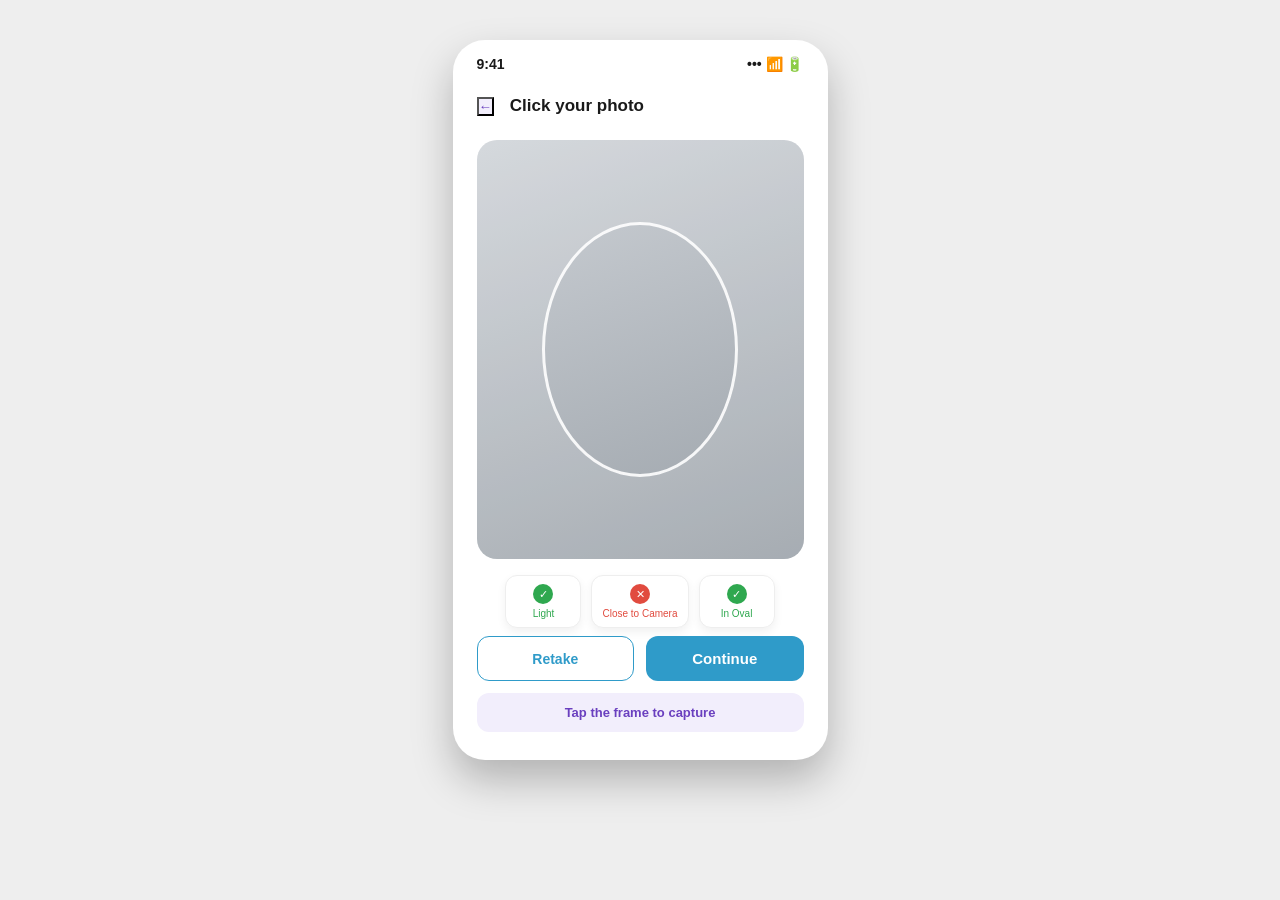
<file: face-scan.html>
<!DOCTYPE html>
<html lang="en">
<head>
<meta charset="UTF-8" />
<meta name="viewport" content="width=device-width, initial-scale=1.0" />
<title>Face Scan — Purest Solutions</title>
<link rel="stylesheet" href="css/styles.css" />
</head>
<body>

  <div class="phone">
    <div class="scan-screen">

      <div class="status-bar dark-text">
        <span>9:41</span>
        <span>••• 📶 🔋</span>
      </div>

      <div class="page-header">
        <button class="back-btn light" aria-label="Go back" onclick="window.location.href='selfie-instructions.html'">&#8592;</button>
        <h1 class="page-title" id="scanTitle">Click your photo</h1>
      </div>

      <!-- Camera viewport. In a real app this would show the live
           camera feed (e.g. via getUserMedia + <video>). We use a
           placeholder background here — swap for the real feed. -->
      <div class="camera-view">
        <div class="face-oval" id="faceOval">
          <!-- Face mesh overlay, only shown during "analyzing" state -->
          <svg class="face-mesh" id="faceMesh" viewBox="0 0 200 260" aria-hidden="true">
            <g stroke="rgba(255,255,255,0.6)" stroke-width="1" fill="none">
              <path d="M100 30 L60 90 L70 160 L100 200 L130 160 L140 90 Z" />
              <line x1="60" y1="90" x2="140" y2="90" />
              <line x1="70" y1="130" x2="130" y2="130" />
              <line x1="100" y1="30" x2="100" y2="200" />
              <circle cx="80" cy="110" r="4" />
              <circle cx="120" cy="110" r="4" />
              <path d="M85 160 Q100 170 115 160" />
            </g>
          </svg>
        </div>
      </div>

      <!-- State 1: positioning guide with live status checks -->
      <div class="scan-status-row" id="statusRow">
        <div class="status-chip good" id="chipLight">
          <span class="status-icon">✓</span>
          <span>Light</span>
        </div>
        <div class="status-chip bad" id="chipDistance">
          <span class="status-icon">✕</span>
          <span>Close to Camera</span>
        </div>
        <div class="status-chip good" id="chipOval">
          <span class="status-icon">✓</span>
          <span>In Oval</span>
        </div>
      </div>

      <!-- State 2: review the captured photo -->
      <div class="scan-actions" id="reviewActions" hidden>
        <button class="secondary-btn" id="retakeBtn" type="button">Retake</button>
        <button class="primary-btn narrow" id="continueBtn" type="button">Continue</button>
      </div>

      <!-- State 3: analyzing progress -->
      <div class="analyzing-panel" id="analyzingPanel" hidden>
        <div class="progress-track">
          <div class="progress-fill" id="progressFill"></div>
        </div>
        <p class="progress-label">Analyzing your face</p>
        <button class="cancel-link" id="cancelBtn" type="button">Cancel</button>
      </div>

      <!-- Tap-to-capture hint for state 1 (screenshot has no visible
           shutter button, so tapping the camera view itself captures —
           common pattern for face-scan flows) -->
      <button class="capture-hint" id="captureHint" type="button">
        Tap the frame to capture
      </button>

    </div>
  </div>

  <script src="js/script.js"></script>
</body>
</html>
</file>
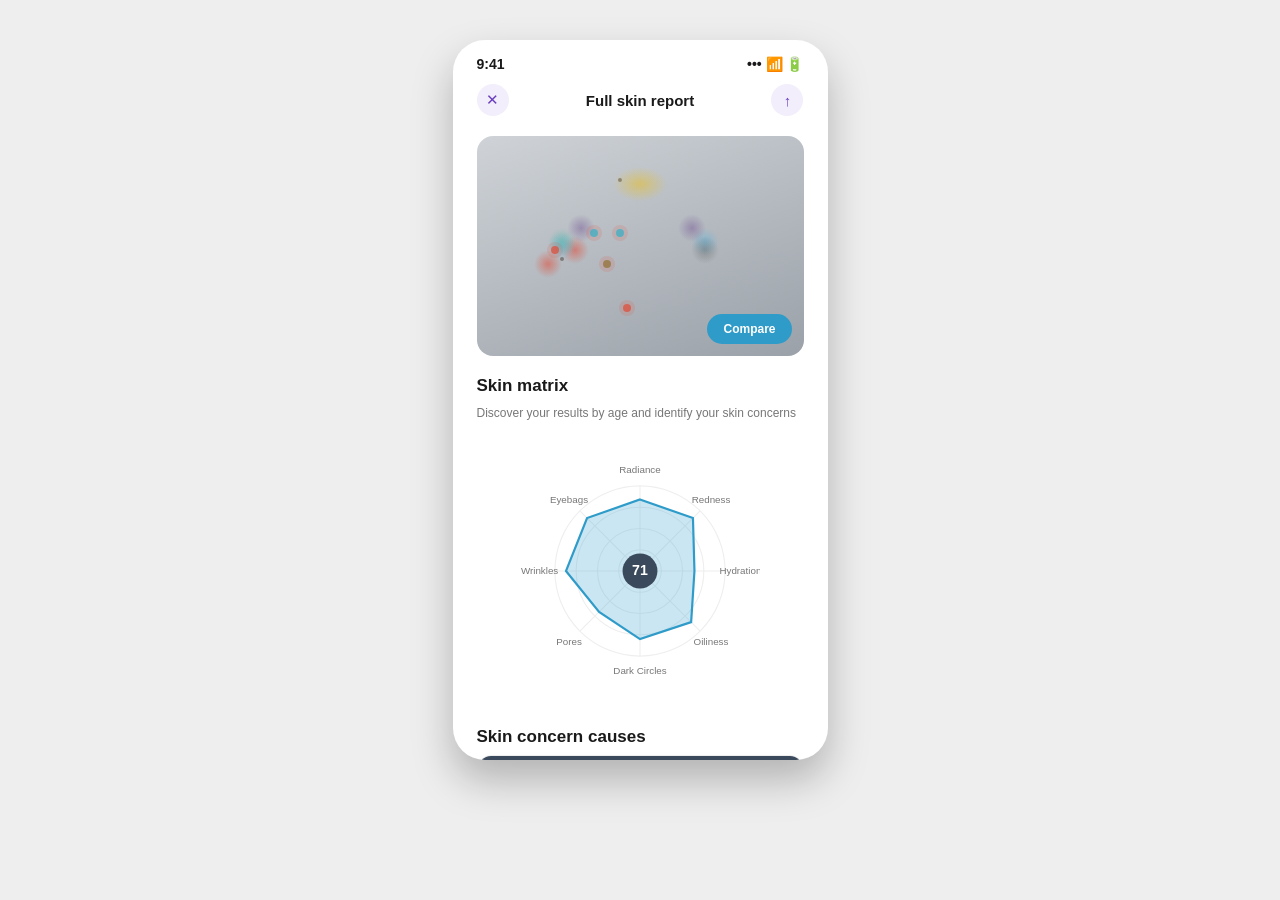
<file: full-skin-report.html>
<!DOCTYPE html>
<html lang="en">
<head>
<meta charset="UTF-8" />
<meta name="viewport" content="width=device-width, initial-scale=1.0" />
<title>Full Skin Report — Purest Solutions</title>
<link rel="stylesheet" href="css/styles.css" />
</head>
<body>

  <div class="phone">
    <div class="screen">

      <div class="status-bar dark-text">
        <span>9:41</span>
        <span>••• 📶 🔋</span>
      </div>

      <div class="products-header">
        <button class="icon-btn" aria-label="Close" onclick="window.location.href='skin-results.html'">&#10005;</button>
        <h1 class="page-title">Full skin report</h1>
        <button class="icon-btn" aria-label="Share">&#8593;</button>
      </div>

      <!-- Photo with ALL concern markers shown at once (unlike
           skin-results.html, where only the active tab's markers
           show). Reuses the same marker classes/positions. -->
      <div class="report-photo">
        <!-- TODO: replace with the user's real captured photo -->
        <div class="marker marker-redness" style="top:52%; left:30%;"></div>
        <div class="marker marker-redness" style="top:58%; left:22%;"></div>
        <div class="marker marker-hydration" style="top:48%; left:70%;"></div>
        <div class="marker marker-hydration" style="top:50%; left:26%;"></div>
        <div class="marker marker-dark-circles" style="top:42%; left:32%;"></div>
        <div class="marker marker-dark-circles" style="top:42%; left:66%;"></div>
        <div class="marker marker-moisture" style="top:48%; left:26%;"></div>
        <div class="marker marker-spots" style="top:52%; left:70%;"></div>
        <div class="marker marker-dot-small" style="--dot-color: rgba(70,170,190,0.8); top:44%; left:36%;"></div>
        <div class="marker marker-dot-small" style="--dot-color: rgba(70,170,190,0.8); top:44%; left:44%;"></div>
        <div class="marker marker-dot-small" style="--dot-color: rgba(224,74,54,0.75); top:52%; left:24%;"></div>
        <div class="marker marker-dot-small" style="--dot-color: rgba(224,74,54,0.75); top:78%; left:46%;"></div>
        <div class="marker marker-dot-tiny" style="--dot-color: rgba(90,80,70,0.6); top:20%; left:44%;"></div>
        <div class="marker marker-dot-tiny" style="--dot-color: rgba(90,80,70,0.6); top:56%; left:26%;"></div>
        <div class="marker marker-dot-small" style="--dot-color: rgba(150,110,50,0.75); top:58%; left:40%;"></div>
        <div class="marker marker-oiliness" style="top:22%; left:50%; width:55px; height:35px;"></div>

        <button class="compare-btn" type="button" id="compareBtn">Compare</button>
      </div>

      <!-- Skin matrix radar chart, built from the confirmed concern
           scores. See buildRadarChart() in js/script.js. -->
      <div class="matrix-section">
        <h2 class="products-heading">Skin matrix</h2>
        <p class="products-subtext">
          Discover your results by age and identify your skin concerns
        </p>
        <div class="matrix-chart-wrap">
          <svg id="radarChart" class="matrix-chart" viewBox="0 0 220 220" aria-label="Skin concern radar chart"></svg>
        </div>
      </div>

      <!-- Scrollable concern cause cards. Each shows a Bad/Medium/Good
           slider and a cause description.
           NOTE: the description text below is identical across every
           card in the source Figma file (placeholder/lorem-ipsum
           copy, not written per-concern yet) — see README. -->
      <div class="causes-section">
        <h2 class="products-heading">Skin concern causes</h2>

        <div class="cause-card">
          <div class="cause-header">Acne</div>
          <div class="cause-slider">
            <div class="cause-track"></div>
            <div class="cause-dot bad" style="left: 53%;">53</div>
          </div>
          <div class="cause-labels"><span>Bad</span><span>Medium</span><span>Good</span></div>
          <p class="cause-text">Due to overproduction of sebum clogged the pores and developed the acne in most of area of your skin. To remove excess oil, dirt, and dead skin cells follow our product list.</p>
        </div>

        <div class="cause-card">
          <div class="cause-header">Radiance</div>
          <div class="cause-slider">
            <div class="cause-track"></div>
            <div class="cause-dot good" style="left: 84%;">84</div>
          </div>
          <div class="cause-labels"><span>Bad</span><span>Medium</span><span>Good</span></div>
          <p class="cause-text">Due to overproduction of sebum clogged the pores and developed the acne in most of area of your skin. To remove excess oil, dirt, and dead skin cells follow our product list.</p>
        </div>

        <div class="cause-card">
          <div class="cause-header">Oiliness</div>
          <div class="cause-slider">
            <div class="cause-track"></div>
            <div class="cause-dot good" style="left: 85%;">85</div>
          </div>
          <div class="cause-labels"><span>Bad</span><span>Medium</span><span>Good</span></div>
          <p class="cause-text">Due to overproduction of sebum clogged the pores and developed the acne in most of area of your skin. To remove excess oil, dirt, and dead skin cells follow our product list.</p>
        </div>

        <div class="cause-card">
          <div class="cause-header">Hydration</div>
          <div class="cause-slider">
            <div class="cause-track"></div>
            <div class="cause-dot bad" style="left: 64%;">64</div>
          </div>
          <div class="cause-labels"><span>Bad</span><span>Medium</span><span>Good</span></div>
          <p class="cause-text">Due to overproduction of sebum clogged the pores and developed the acne in most of area of your skin. To remove excess oil, dirt, and dead skin cells follow our product list.</p>
        </div>

        <div class="cause-card">
          <div class="cause-header">Spots</div>
          <div class="cause-slider">
            <div class="cause-track"></div>
            <div class="cause-dot good" style="left: 60%;">60</div>
          </div>
          <div class="cause-labels"><span>Bad</span><span>Medium</span><span>Good</span></div>
          <p class="cause-text">Due to overproduction of sebum clogged the pores and developed the acne in most of area of your skin. To remove excess oil, dirt, and dead skin cells follow our product list.</p>
        </div>

        <div class="cause-card">
          <div class="cause-header">UV Damage</div>
          <div class="cause-slider">
            <div class="cause-track"></div>
            <div class="cause-dot good" style="left: 79%;">79</div>
          </div>
          <div class="cause-labels"><span>Bad</span><span>Medium</span><span>Good</span></div>
          <p class="cause-text">Due to overproduction of sebum clogged the pores and developed the acne in most of area of your skin. To remove excess oil, dirt, and dead skin cells follow our product list.</p>
        </div>

        <div class="cause-card">
          <div class="cause-header">Pores</div>
          <div class="cause-slider">
            <div class="cause-track"></div>
            <div class="cause-dot bad" style="left: 68%;">68</div>
          </div>
          <div class="cause-labels"><span>Bad</span><span>Medium</span><span>Good</span></div>
          <p class="cause-text">Due to overproduction of sebum clogged the pores and developed the acne in most of area of your skin. To remove excess oil, dirt, and dead skin cells follow our product list.</p>
        </div>

        <div class="cause-card">
          <div class="cause-header">Eyebags</div>
          <div class="cause-slider">
            <div class="cause-track"></div>
            <div class="cause-dot good" style="left: 88%;">88</div>
          </div>
          <div class="cause-labels"><span>Bad</span><span>Medium</span><span>Good</span></div>
          <p class="cause-text">Due to overproduction of sebum clogged the pores and developed the acne in most of area of your skin. To remove excess oil, dirt, and dead skin cells follow our product list.</p>
        </div>

        <div class="cause-card">
          <div class="cause-header">Moisture</div>
          <div class="cause-slider">
            <div class="cause-track"></div>
            <div class="cause-dot good" style="left: 86%;">86</div>
          </div>
          <div class="cause-labels"><span>Bad</span><span>Medium</span><span>Good</span></div>
          <p class="cause-text">Due to overproduction of sebum clogged the pores and developed the acne in most of area of your skin. To remove excess oil, dirt, and dead skin cells follow our product list.</p>
        </div>

        <div class="cause-card">
          <div class="cause-header">Redness</div>
          <div class="cause-slider">
            <div class="cause-track"></div>
            <div class="cause-dot good" style="left: 88%;">88</div>
          </div>
          <div class="cause-labels"><span>Bad</span><span>Medium</span><span>Good</span></div>
          <p class="cause-text">Due to overproduction of sebum clogged the pores and developed the acne in most of area of your skin. To remove excess oil, dirt, and dead skin cells follow our product list.</p>
        </div>

        <div class="cause-card">
          <div class="cause-header">Dark Circles</div>
          <div class="cause-slider">
            <div class="cause-track"></div>
            <div class="cause-dot good" style="left: 80%;">80</div>
          </div>
          <div class="cause-labels"><span>Bad</span><span>Medium</span><span>Good</span></div>
          <p class="cause-text">Due to overproduction of sebum clogged the pores and developed the acne in most of area of your skin. To remove excess oil, dirt, and dead skin cells follow our product list.</p>
        </div>

        <!-- TODO: exact score unconfirmed for Texture — screenshot
             showed a red dot near "Bad" but the number wasn't
             legible. Placed at an estimated position; confirm and
             correct once you have the real value. -->
        <div class="cause-card">
          <div class="cause-header">Texture</div>
          <div class="cause-slider">
            <div class="cause-track"></div>
            <div class="cause-dot bad" style="left: 20%;">–</div>
          </div>
          <div class="cause-labels"><span>Bad</span><span>Medium</span><span>Good</span></div>
          <p class="cause-text">Due to overproduction of sebum clogged the pores and developed the acne in most of area of your skin. To remove excess oil, dirt, and dead skin cells follow our product list.</p>
        </div>

        <div class="cause-card">
          <div class="cause-header">Wrinkles</div>
          <div class="cause-slider">
            <div class="cause-track"></div>
            <div class="cause-dot good" style="left: 87%;">87</div>
          </div>
          <div class="cause-labels"><span>Bad</span><span>Medium</span><span>Good</span></div>
          <p class="cause-text">Due to overproduction of sebum clogged the pores and developed the acne in most of area of your skin. To remove excess oil, dirt, and dead skin cells follow our product list.</p>
        </div>

      </div>

    </div>
  </div>

  <script src="js/script.js"></script>
</body>
</html>
</file>
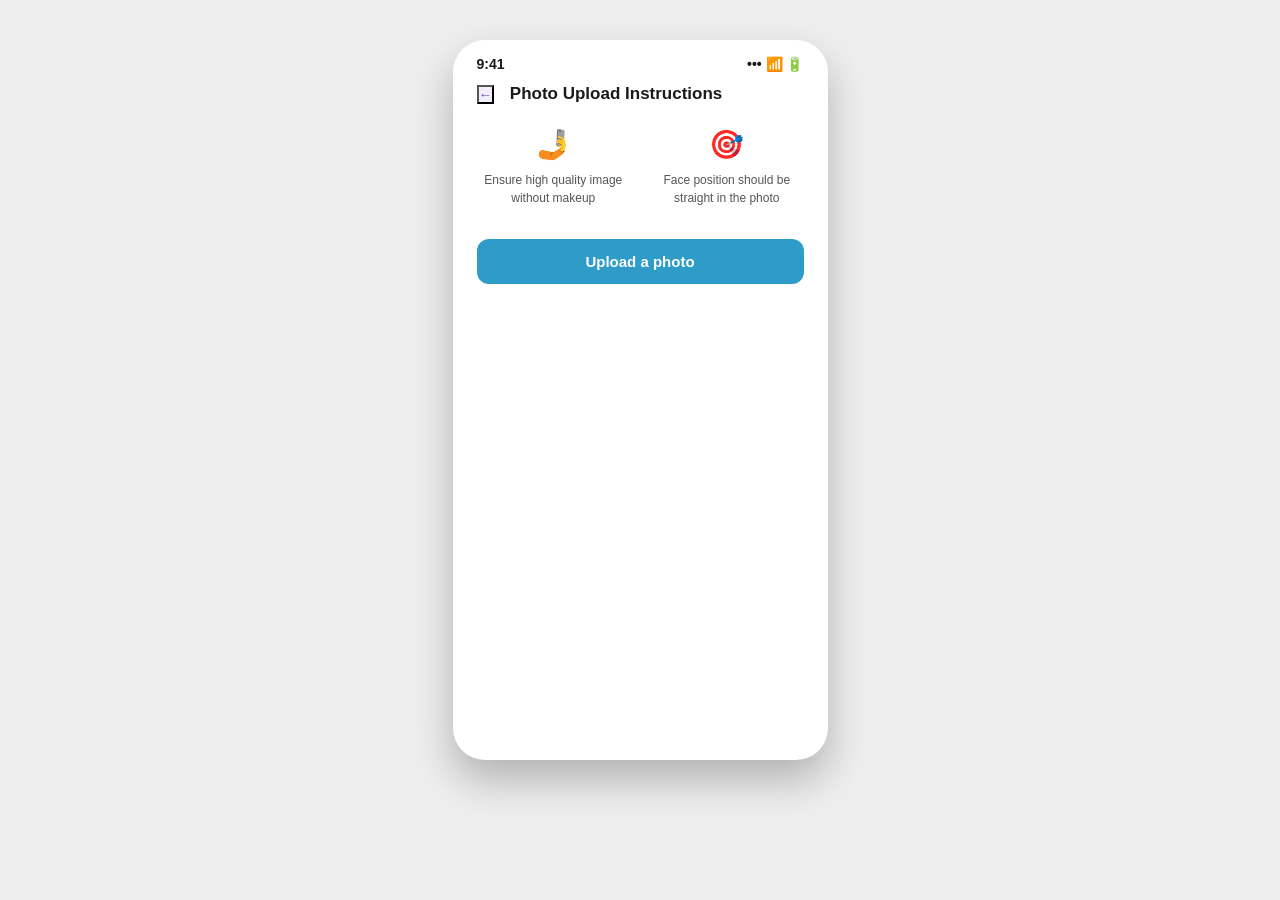
<file: photo-instructions.html>
<!DOCTYPE html>
<html lang="en">
<head>
<meta charset="UTF-8" />
<meta name="viewport" content="width=device-width, initial-scale=1.0" />
<title>Photo Upload Instructions — Purest Solutions</title>
<link rel="stylesheet" href="css/styles.css" />
</head>
<body>

  <div class="phone">
    <div class="screen">

      <div class="status-bar dark-text">
        <span>9:41</span>
        <span>••• 📶 🔋</span>
      </div>

      <div class="page-header">
        <button class="back-btn light" aria-label="Go back" onclick="window.location.href='skin-profile.html'">&#8592;</button>
        <h1 class="page-title">Photo Upload Instructions</h1>
      </div>

      <div class="instructions-grid">
        <div class="instruction-item">
          <div class="instruction-icon" aria-hidden="true">🤳</div>
          <p class="instruction-text">Ensure high quality image without makeup</p>
        </div>
        <div class="instruction-item">
          <div class="instruction-icon" aria-hidden="true">🎯</div>
          <p class="instruction-text">Face position should be straight in the photo</p>
        </div>
      </div>

      <div class="instructions-footer">
        <button class="primary-btn" id="uploadPhotoBtn" type="button">Upload a photo</button>
      </div>

    </div>
  </div>

  <script src="js/script.js"></script>
</body>
</html>
</file>
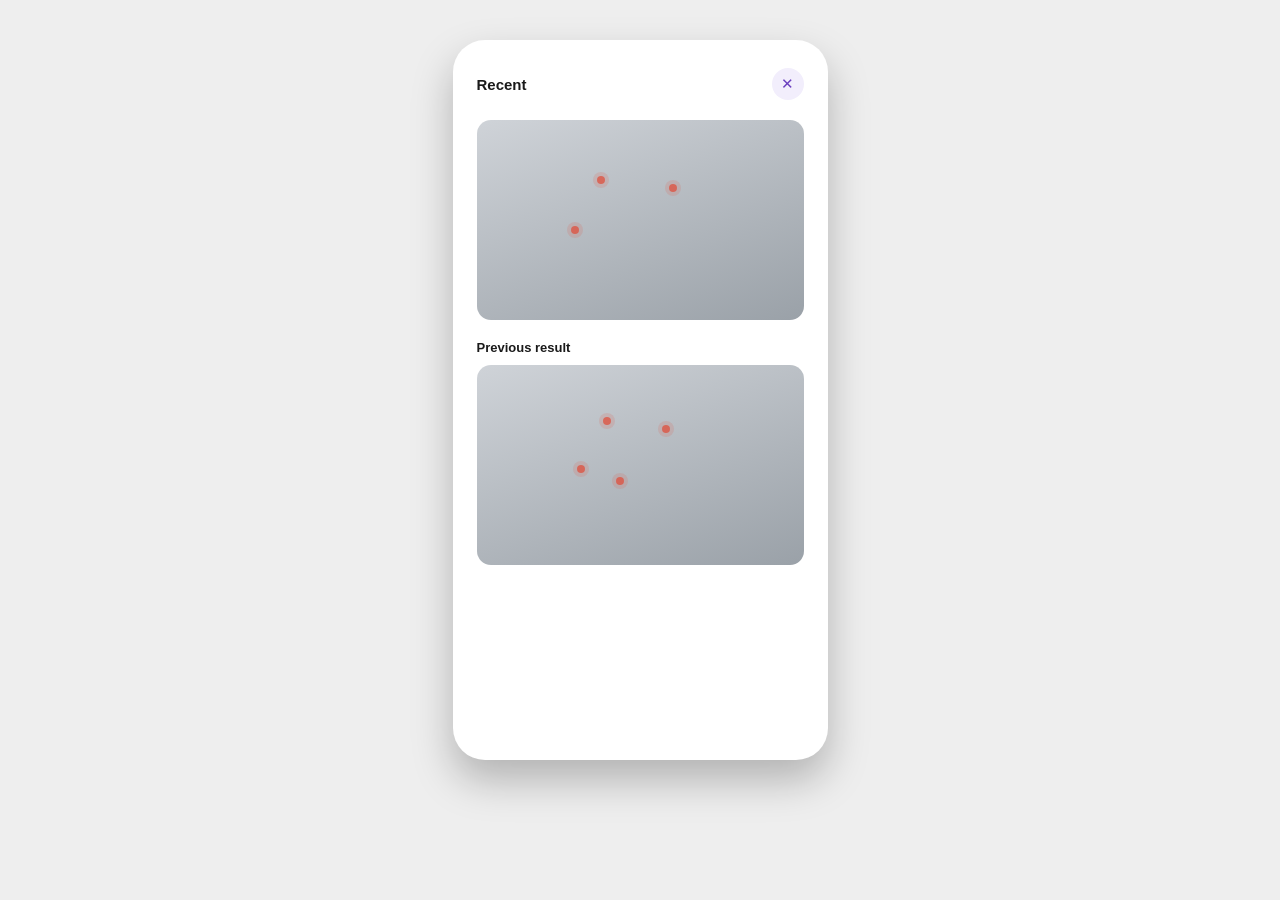
<file: preview-images.html>
<!DOCTYPE html>
<html lang="en">
<head>
<meta charset="UTF-8" />
<meta name="viewport" content="width=device-width, initial-scale=1.0" />
<title>Preview Images — Purest Solutions</title>
<link rel="stylesheet" href="css/styles.css" />
</head>
<body>

  <div class="phone">
    <div class="screen">

      <div class="products-header">
        <h1 class="page-title">Recent</h1>
        <button class="icon-btn" aria-label="Close" onclick="window.location.href='compare-results.html'">&#10005;</button>
      </div>

      <!-- Recent photo with markers -->
      <div class="preview-photo">
        <!-- TODO: replace with the user's real captured photo -->
        <div class="marker marker-dot-small" style="--dot-color: rgba(224,74,54,0.75); top:30%; left:38%;"></div>
        <div class="marker marker-dot-small" style="--dot-color: rgba(224,74,54,0.75); top:34%; left:60%;"></div>
        <div class="marker marker-dot-small" style="--dot-color: rgba(224,74,54,0.75); top:55%; left:30%;"></div>
      </div>

      <h2 class="preview-subheading">Previous result</h2>

      <!-- Previous photo with markers -->
      <div class="preview-photo">
        <!-- TODO: replace with the user's real captured photo -->
        <div class="marker marker-dot-small" style="--dot-color: rgba(224,74,54,0.75); top:28%; left:40%;"></div>
        <div class="marker marker-dot-small" style="--dot-color: rgba(224,74,54,0.75); top:32%; left:58%;"></div>
        <div class="marker marker-dot-small" style="--dot-color: rgba(224,74,54,0.75); top:52%; left:32%;"></div>
        <div class="marker marker-dot-small" style="--dot-color: rgba(224,74,54,0.75); top:58%; left:44%;"></div>
      </div>

    </div>
  </div>

  <script src="js/script.js"></script>
</body>
</html>
</file>
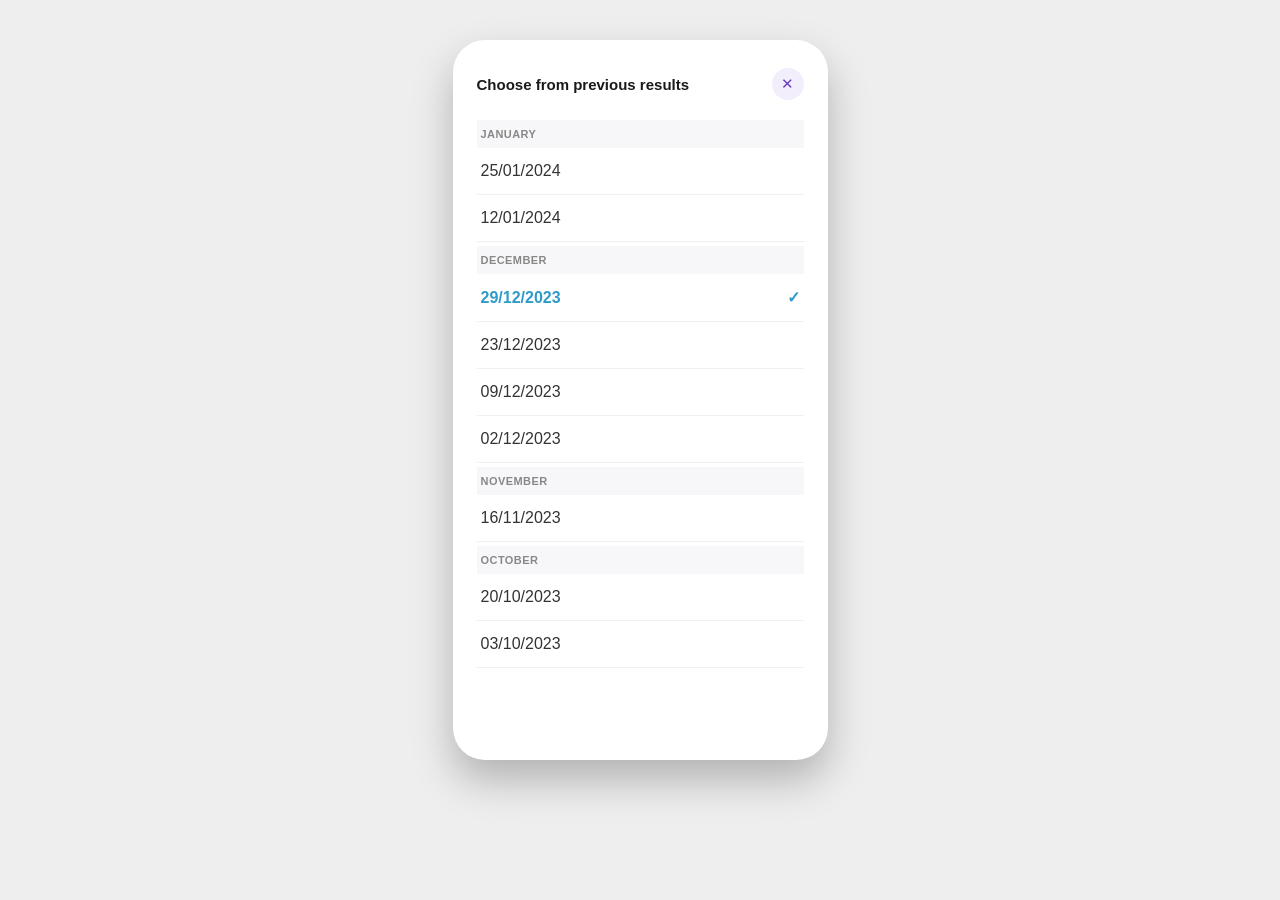
<file: previous-results-list.html>
<!DOCTYPE html>
<html lang="en">
<head>
<meta charset="UTF-8" />
<meta name="viewport" content="width=device-width, initial-scale=1.0" />
<title>Choose from Previous Results — Purest Solutions</title>
<link rel="stylesheet" href="css/styles.css" />
</head>
<body>

  <div class="phone">
    <div class="screen">

      <div class="products-header">
        <h1 class="page-title">Choose from previous results</h1>
        <button class="icon-btn" aria-label="Close" onclick="window.location.href='compare-results.html'">&#10005;</button>
      </div>

      <!-- TODO: this date list is illustrative — replace with the
           user's real scan history once available. Only 25/01/2024
           is confirmed as a real date from the source design. -->
      <div class="date-list">

        <div class="date-group-label">January</div>
        <button class="date-row" type="button" data-date="25/01/2024">
          <span>25/01/2024</span>
        </button>
        <button class="date-row" type="button" data-date="12/01/2024">
          <span>12/01/2024</span>
        </button>

        <div class="date-group-label">December</div>
        <button class="date-row selected" type="button" data-date="29/12/2023">
          <span>29/12/2023</span>
          <span class="date-check" aria-hidden="true">✓</span>
        </button>
        <button class="date-row" type="button" data-date="23/12/2023">
          <span>23/12/2023</span>
        </button>
        <button class="date-row" type="button" data-date="09/12/2023">
          <span>09/12/2023</span>
        </button>
        <button class="date-row" type="button" data-date="02/12/2023">
          <span>02/12/2023</span>
        </button>

        <div class="date-group-label">November</div>
        <button class="date-row" type="button" data-date="16/11/2023">
          <span>16/11/2023</span>
        </button>

        <div class="date-group-label">October</div>
        <button class="date-row" type="button" data-date="20/10/2023">
          <span>20/10/2023</span>
        </button>
        <button class="date-row" type="button" data-date="03/10/2023">
          <span>03/10/2023</span>
        </button>

      </div>

    </div>
  </div>

  <script src="js/script.js"></script>
</body>
</html>
</file>
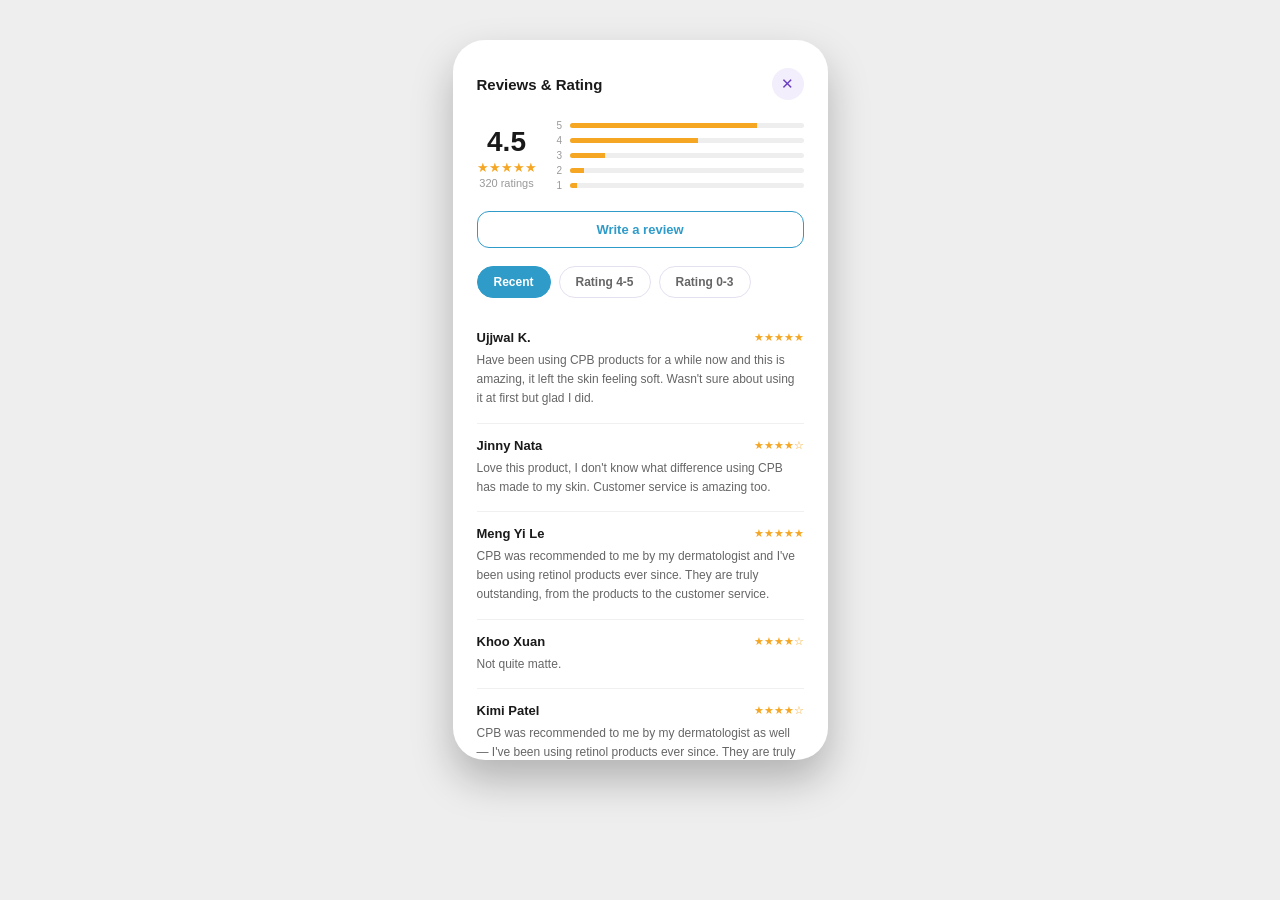
<file: reviews-rating.html>
<!DOCTYPE html>
<html lang="en">
<head>
<meta charset="UTF-8" />
<meta name="viewport" content="width=device-width, initial-scale=1.0" />
<title>Reviews &amp; Rating — Purest Solutions</title>
<link rel="stylesheet" href="css/styles.css" />
</head>
<body>

  <div class="phone">
    <div class="screen">

      <div class="products-header">
        <h1 class="page-title">Reviews &amp; Rating</h1>
        <button class="icon-btn" aria-label="Close" onclick="window.location.href='product-details.html'">&#10005;</button>
      </div>

      <div class="rr-summary">
        <div class="rr-score">
          <span class="rr-score-number">4.5</span>
          <span class="rr-stars" aria-hidden="true">★★★★★</span>
          <span class="rr-count">320 ratings</span>
        </div>
        <div class="rr-bars">
          <!-- TODO: exact per-star counts approximated from a small
               screenshot — confirm real numbers before finalizing -->
          <div class="rr-bar-row"><span>5</span><div class="rr-bar"><div class="rr-bar-fill" style="width: 80%;"></div></div></div>
          <div class="rr-bar-row"><span>4</span><div class="rr-bar"><div class="rr-bar-fill" style="width: 55%;"></div></div></div>
          <div class="rr-bar-row"><span>3</span><div class="rr-bar"><div class="rr-bar-fill" style="width: 15%;"></div></div></div>
          <div class="rr-bar-row"><span>2</span><div class="rr-bar"><div class="rr-bar-fill" style="width: 6%;"></div></div></div>
          <div class="rr-bar-row"><span>1</span><div class="rr-bar"><div class="rr-bar-fill" style="width: 3%;"></div></div></div>
        </div>
      </div>

      <a href="write-review.html" class="write-review-link">Write a review</a>

      <div class="rr-filter-row">
        <button class="filter-pill active" type="button" data-filter="recent">Recent</button>
        <button class="filter-pill" type="button" data-filter="high">Rating 4-5</button>
        <button class="filter-pill" type="button" data-filter="low">Rating 0-3</button>
      </div>

      <!-- TODO: reviewer names and review text below are
           best-effort transcriptions from a small screenshot —
           several words were not clearly legible. Confirm exact
           wording against Figma/source data before treating this
           as final content. -->
      <div class="rr-list">

        <div class="rr-review">
          <div class="rr-review-header">
            <span class="rr-reviewer">Ujjwal K.</span>
            <span class="rr-review-stars" aria-hidden="true">★★★★★</span>
          </div>
          <p class="rr-review-text">
            Have been using CPB products for a while now and this is
            amazing, it left the skin feeling soft. Wasn't sure about
            using it at first but glad I did.
          </p>
        </div>

        <div class="rr-review">
          <div class="rr-review-header">
            <span class="rr-reviewer">Jinny Nata</span>
            <span class="rr-review-stars" aria-hidden="true">★★★★☆</span>
          </div>
          <p class="rr-review-text">
            Love this product, I don't know what difference using CPB
            has made to my skin. Customer service is amazing too.
          </p>
        </div>

        <div class="rr-review">
          <div class="rr-review-header">
            <span class="rr-reviewer">Meng Yi Le</span>
            <span class="rr-review-stars" aria-hidden="true">★★★★★</span>
          </div>
          <p class="rr-review-text">
            CPB was recommended to me by my dermatologist and I've
            been using retinol products ever since. They are truly
            outstanding, from the products to the customer service.
          </p>
        </div>

        <div class="rr-review">
          <div class="rr-review-header">
            <span class="rr-reviewer">Khoo Xuan</span>
            <span class="rr-review-stars" aria-hidden="true">★★★★☆</span>
          </div>
          <p class="rr-review-text">
            Not quite matte.
          </p>
        </div>

        <div class="rr-review">
          <div class="rr-review-header">
            <span class="rr-reviewer">Kimi Patel</span>
            <span class="rr-review-stars" aria-hidden="true">★★★★☆</span>
          </div>
          <p class="rr-review-text">
            CPB was recommended to me by my dermatologist as well —
            I've been using retinol products ever since. They are
            truly outstanding, from the products to the customer
            service.
          </p>
        </div>

        <div class="rr-review">
          <div class="rr-review-header">
            <span class="rr-reviewer">Isabell Lelly</span>
            <span class="rr-review-stars" aria-hidden="true">★★★★★</span>
          </div>
          <p class="rr-review-text">
            OMG, my skin has never looked better and has literally
            transformed since using CPB products. The kit I was
            recommended is so amazing!
          </p>
        </div>

        <div class="rr-review">
          <div class="rr-review-header">
            <span class="rr-reviewer">Alex A.</span>
            <span class="rr-review-stars" aria-hidden="true">★★★★★</span>
          </div>
          <p class="rr-review-text">
            Absorbs really well, but got some itching or peeling at
            first.
          </p>
        </div>

      </div>

      <button class="secondary-btn" type="button" id="showMoreBtn">Show more</button>

    </div>
  </div>

  <script src="js/script.js"></script>
</body>
</html>
</file>
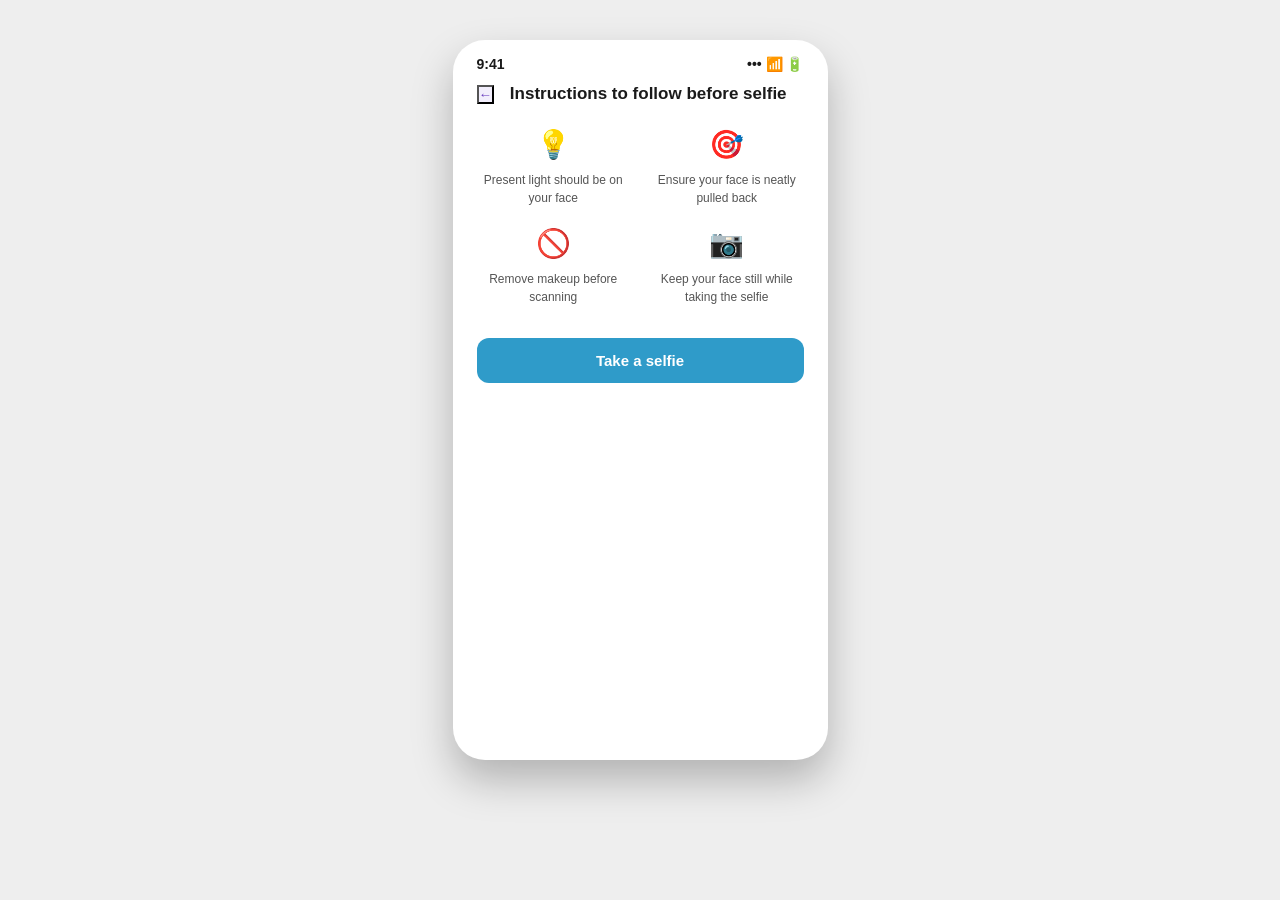
<file: selfie-instructions.html>
<!DOCTYPE html>
<html lang="en">
<head>
<meta charset="UTF-8" />
<meta name="viewport" content="width=device-width, initial-scale=1.0" />
<title>Instructions for Selfie — Purest Solutions</title>
<link rel="stylesheet" href="css/styles.css" />
</head>
<body>

  <div class="phone">
    <div class="screen">

      <div class="status-bar dark-text">
        <span>9:41</span>
        <span>••• 📶 🔋</span>
      </div>

      <div class="page-header">
        <button class="back-btn light" aria-label="Go back" onclick="window.location.href='skin-profile.html'">&#8592;</button>
        <h1 class="page-title">Instructions to follow before selfie</h1>
      </div>

      <div class="instructions-grid">
        <div class="instruction-item">
          <div class="instruction-icon" aria-hidden="true">💡</div>
          <p class="instruction-text">Present light should be on your face</p>
        </div>
        <div class="instruction-item">
          <div class="instruction-icon" aria-hidden="true">🎯</div>
          <p class="instruction-text">Ensure your face is neatly pulled back</p>
        </div>
        <div class="instruction-item">
          <div class="instruction-icon" aria-hidden="true">🚫</div>
          <p class="instruction-text">Remove makeup before scanning</p>
        </div>
        <div class="instruction-item">
          <div class="instruction-icon" aria-hidden="true">📷</div>
          <p class="instruction-text">Keep your face still while taking the selfie</p>
        </div>
      </div>

      <div class="instructions-footer">
        <button class="primary-btn" id="takeSelfieBtn" type="button">Take a selfie</button>
      </div>

    </div>
  </div>

  <script src="js/script.js"></script>
</body>
</html>
</file>
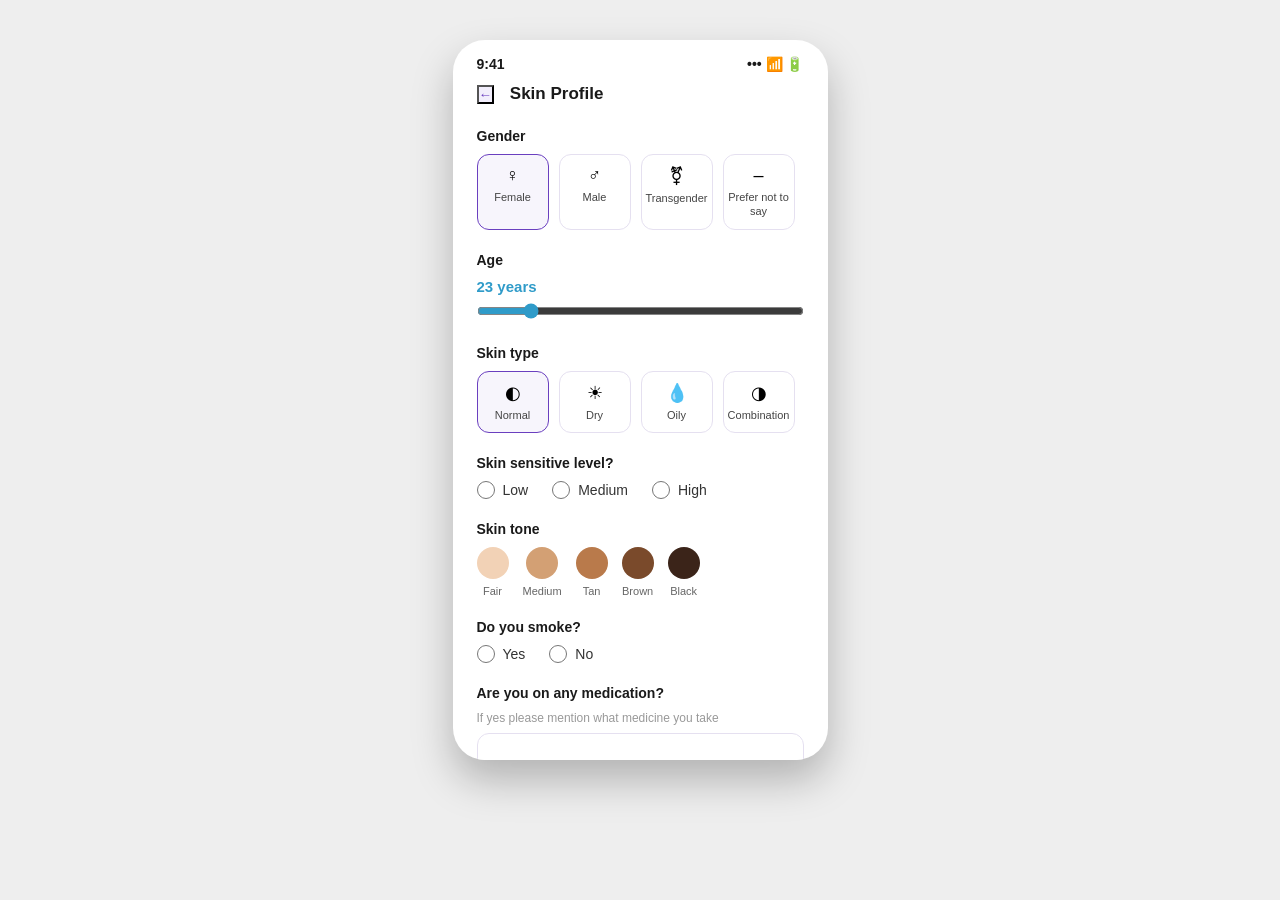
<file: skin-profile.html>
<!DOCTYPE html>
<html lang="en">
<head>
<meta charset="UTF-8" />
<meta name="viewport" content="width=device-width, initial-scale=1.0" />
<title>Skin Profile — Purest Solutions</title>
<link rel="stylesheet" href="css/styles.css" />
</head>
<body>

  <div class="phone">
    <div class="screen">

      <div class="status-bar dark-text">
        <span>9:41</span>
        <span>••• 📶 🔋</span>
      </div>

      <div class="page-header">
        <button class="back-btn light" aria-label="Go back">&#8592;</button>
        <h1 class="page-title">Skin Profile</h1>
      </div>

      <form class="profile-form" id="profileForm">

        <!-- Gender -->
        <fieldset class="field-group">
          <legend class="field-label">Gender</legend>
          <div class="pill-row">
            <label class="pill-option">
              <input type="radio" name="gender" value="female" checked />
              <span class="pill-icon" aria-hidden="true">♀</span>
              <span class="pill-text">Female</span>
            </label>
            <label class="pill-option">
              <input type="radio" name="gender" value="male" />
              <span class="pill-icon" aria-hidden="true">♂</span>
              <span class="pill-text">Male</span>
            </label>
            <label class="pill-option">
              <input type="radio" name="gender" value="transgender" />
              <span class="pill-icon" aria-hidden="true">⚧</span>
              <span class="pill-text">Transgender</span>
            </label>
            <label class="pill-option">
              <input type="radio" name="gender" value="prefer-not-to-say" />
              <span class="pill-icon" aria-hidden="true">–</span>
              <span class="pill-text">Prefer not to say</span>
            </label>
          </div>
        </fieldset>

        <!-- Age -->
        <div class="field-group">
          <label class="field-label" for="ageRange">Age</label>
          <div class="age-value" id="ageValue">23 years</div>
          <input
            type="range"
            id="ageRange"
            class="age-slider"
            min="13"
            max="80"
            value="23"
          />
        </div>

        <!-- Skin type -->
        <fieldset class="field-group">
          <legend class="field-label">Skin type</legend>
          <div class="pill-row">
            <label class="pill-option">
              <input type="radio" name="skinType" value="normal" checked />
              <span class="pill-icon" aria-hidden="true">◐</span>
              <span class="pill-text">Normal</span>
            </label>
            <label class="pill-option">
              <input type="radio" name="skinType" value="dry" />
              <span class="pill-icon" aria-hidden="true">☀</span>
              <span class="pill-text">Dry</span>
            </label>
            <label class="pill-option">
              <input type="radio" name="skinType" value="oily" />
              <span class="pill-icon" aria-hidden="true">💧</span>
              <span class="pill-text">Oily</span>
            </label>
            <label class="pill-option">
              <input type="radio" name="skinType" value="combination" />
              <span class="pill-icon" aria-hidden="true">◑</span>
              <span class="pill-text">Combination</span>
            </label>
          </div>
        </fieldset>

        <!-- Sensitivity -->
        <fieldset class="field-group">
          <legend class="field-label">Skin sensitive level?</legend>
          <div class="radio-row">
            <label class="radio-option">
              <input type="radio" name="sensitivity" value="low" />
              <span>Low</span>
            </label>
            <label class="radio-option">
              <input type="radio" name="sensitivity" value="medium" />
              <span>Medium</span>
            </label>
            <label class="radio-option">
              <input type="radio" name="sensitivity" value="high" />
              <span>High</span>
            </label>
          </div>
        </fieldset>

        <!-- Skin tone -->
        <fieldset class="field-group">
          <legend class="field-label">Skin tone</legend>
          <div class="tone-row">
            <label class="tone-option">
              <input type="radio" name="skinTone" value="fair" />
              <span class="tone-swatch" style="background:#f2d2b6;"></span>
              <span class="tone-text">Fair</span>
            </label>
            <label class="tone-option">
              <input type="radio" name="skinTone" value="medium" />
              <span class="tone-swatch" style="background:#d3a074;"></span>
              <span class="tone-text">Medium</span>
            </label>
            <label class="tone-option">
              <input type="radio" name="skinTone" value="tan" />
              <span class="tone-swatch" style="background:#b97a4b;"></span>
              <span class="tone-text">Tan</span>
            </label>
            <label class="tone-option">
              <input type="radio" name="skinTone" value="brown" />
              <span class="tone-swatch" style="background:#7a4a2b;"></span>
              <span class="tone-text">Brown</span>
            </label>
            <label class="tone-option">
              <input type="radio" name="skinTone" value="black" />
              <span class="tone-swatch" style="background:#3b2419;"></span>
              <span class="tone-text">Black</span>
            </label>
          </div>
        </fieldset>

        <!-- Smoking -->
        <fieldset class="field-group">
          <legend class="field-label">Do you smoke?</legend>
          <div class="radio-row">
            <label class="radio-option">
              <input type="radio" name="smokes" value="yes" />
              <span>Yes</span>
            </label>
            <label class="radio-option">
              <input type="radio" name="smokes" value="no" />
              <span>No</span>
            </label>
          </div>
        </fieldset>

        <!-- Medication -->
        <div class="field-group">
          <label class="field-label" for="medication">Are you on any medication?</label>
          <p class="field-hint">If yes please mention what medicine you take</p>
          <textarea
            id="medication"
            name="medication"
            class="medication-input"
            rows="3"
            placeholder=""
          ></textarea>
        </div>

        <button type="submit" class="primary-btn">Continue</button>

      </form>

      <!-- Modal: shown after tapping Continue. Offers a choice
           between uploading a photo or taking a selfie — each
           choice routes to a different instructions screen. -->
      <div class="modal-overlay" id="photoModal" hidden>
        <div class="modal-box">
          <div class="modal-options">
            <button class="modal-option" id="selfieOption" type="button">
              <span class="modal-option-icon" aria-hidden="true">🤳</span>
              <span class="modal-option-label">Take a selfie</span>
            </button>
            <button class="modal-option" id="uploadOption" type="button">
              <span class="modal-option-icon" aria-hidden="true">⬆</span>
              <span class="modal-option-label">Upload your photo</span>
            </button>
          </div>
          <p class="modal-copy">
            Your data protection is our priority. Please read our
            <a href="#">privacy policies</a> and
            <a href="#">terms &amp; conditions</a>.
          </p>
        </div>
      </div>

    </div>
  </div>

  <script src="js/script.js"></script>
</body>
</html>
</file>
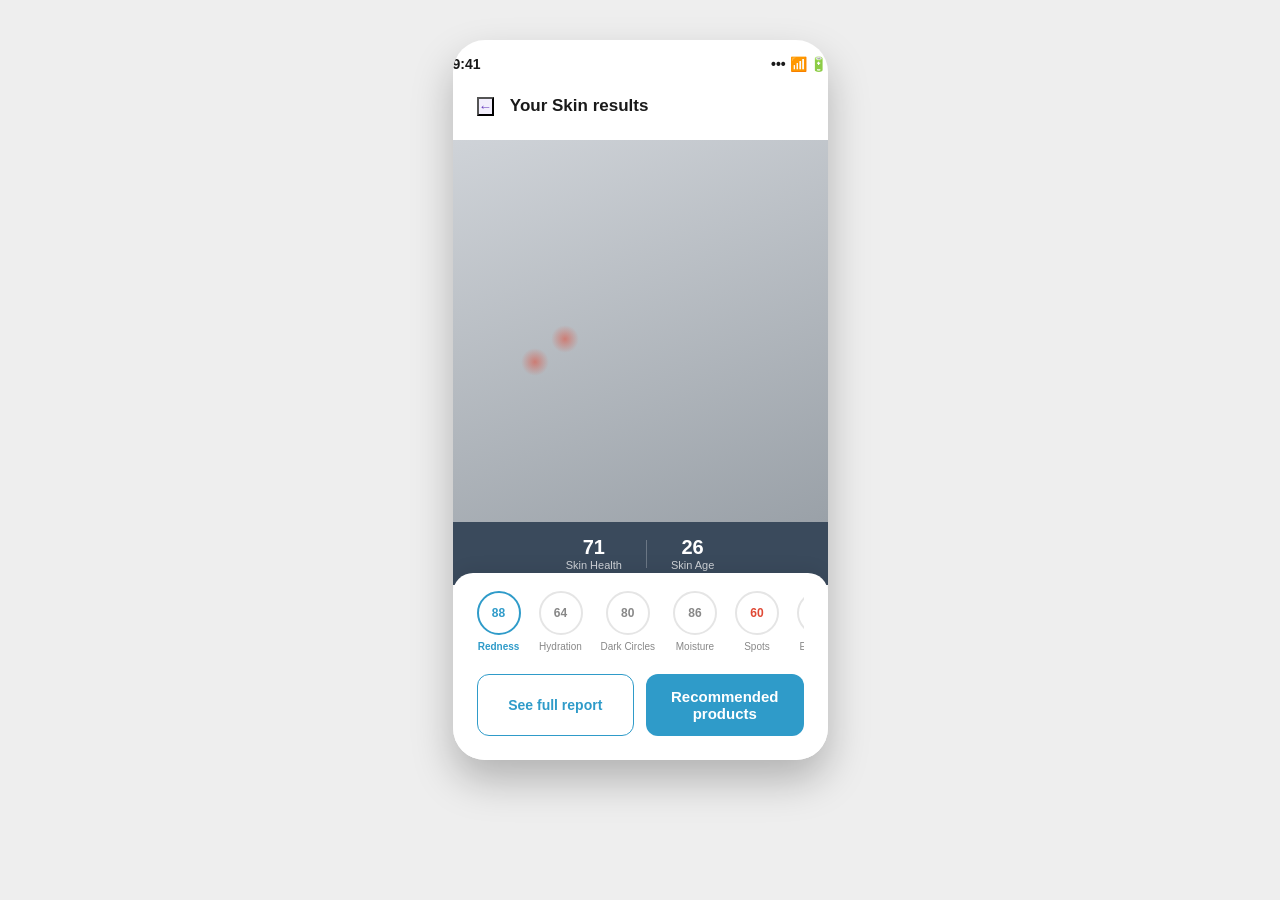
<file: skin-results.html>
<!DOCTYPE html>
<html lang="en">
<head>
<meta charset="UTF-8" />
<meta name="viewport" content="width=device-width, initial-scale=1.0" />
<title>Your Skin Results — Purest Solutions</title>
<link rel="stylesheet" href="css/styles.css" />
</head>
<body>

  <div class="phone">
    <div class="results-screen">

      <div class="status-bar dark-text">
        <span>9:41</span>
        <span>••• 📶 🔋</span>
      </div>

      <div class="page-header">
        <button class="back-btn light" aria-label="Go back" onclick="window.location.href='face-scan.html'">&#8592;</button>
        <h1 class="page-title">Your Skin results</h1>
      </div>

      <!-- Captured photo with concern markers overlaid. In the real
           app this is the user's actual scanned photo; markers are
           positioned per-concern and shown/hidden by JS below. -->
      <div class="results-photo">
        <!-- TODO: replace with the user's real captured photo -->
        <div class="marker marker-redness" data-concern="redness" style="top:52%; left:30%;"></div>
        <div class="marker marker-redness" data-concern="redness" style="top:58%; left:22%;"></div>
        <div class="marker marker-hydration" data-concern="hydration" style="top:48%; left:70%;" hidden></div>
        <div class="marker marker-hydration" data-concern="hydration" style="top:50%; left:26%;" hidden></div>
        <div class="marker marker-dark-circles" data-concern="dark-circles" style="top:42%; left:32%;" hidden></div>
        <div class="marker marker-dark-circles" data-concern="dark-circles" style="top:42%; left:66%;" hidden></div>
        <div class="marker marker-moisture" data-concern="moisture" style="top:48%; left:26%;" hidden></div>
        <div class="marker marker-texture" data-concern="texture" style="top:40%; left:68%; width:70px; height:90px;" hidden></div>
        <div class="marker marker-spots" data-concern="spots" style="top:52%; left:70%;" hidden></div>

        <!-- Eyebags: small dots at inner/outer eye corners -->
        <div class="marker marker-dot-small" data-concern="eyebags" style="--dot-color: rgba(70,170,190,0.8); top:44%; left:36%;" hidden></div>
        <div class="marker marker-dot-small" data-concern="eyebags" style="--dot-color: rgba(70,170,190,0.8); top:44%; left:44%;" hidden></div>
        <div class="marker marker-dot-small" data-concern="eyebags" style="--dot-color: rgba(70,170,190,0.8); top:45%; left:60%;" hidden></div>

        <!-- Wrinkles: thin lines across forehead and cheek -->
        <div class="marker marker-line" data-concern="wrinkles" style="--line-color: rgba(224,120,100,0.6); --line-length: 46px; --line-angle: -12deg; top:26%; left:34%;" hidden></div>
        <div class="marker marker-line" data-concern="wrinkles" style="--line-color: rgba(224,120,100,0.6); --line-length: 30px; --line-angle: 25deg; top:38%; left:40%;" hidden></div>
        <div class="marker marker-line" data-concern="wrinkles" style="--line-color: rgba(224,120,100,0.6); --line-length: 40px; --line-angle: 60deg; top:48%; left:44%;" hidden></div>

        <!-- Acne: scattered small dots across forehead and cheek -->
        <div class="marker marker-dot-small" data-concern="acne" style="--dot-color: rgba(224,74,54,0.75); top:22%; left:60%;" hidden></div>
        <div class="marker marker-dot-small" data-concern="acne" style="--dot-color: rgba(224,74,54,0.75); top:52%; left:24%;" hidden></div>
        <div class="marker marker-dot-small" data-concern="acne" style="--dot-color: rgba(224,74,54,0.75); top:56%; left:30%;" hidden></div>
        <div class="marker marker-dot-small" data-concern="acne" style="--dot-color: rgba(224,74,54,0.75); top:76%; left:38%;" hidden></div>
        <div class="marker marker-dot-small" data-concern="acne" style="--dot-color: rgba(224,74,54,0.75); top:78%; left:46%;" hidden></div>

        <!-- Pores: many tiny dots scattered across forehead/upper cheek -->
        <div class="marker marker-dot-tiny" data-concern="pores" style="--dot-color: rgba(90,80,70,0.6); top:20%; left:44%;" hidden></div>
        <div class="marker marker-dot-tiny" data-concern="pores" style="--dot-color: rgba(90,80,70,0.6); top:22%; left:52%;" hidden></div>
        <div class="marker marker-dot-tiny" data-concern="pores" style="--dot-color: rgba(90,80,70,0.6); top:26%; left:36%;" hidden></div>
        <div class="marker marker-dot-tiny" data-concern="pores" style="--dot-color: rgba(90,80,70,0.6); top:30%; left:58%;" hidden></div>
        <div class="marker marker-dot-tiny" data-concern="pores" style="--dot-color: rgba(90,80,70,0.6); top:56%; left:26%;" hidden></div>
        <div class="marker marker-dot-tiny" data-concern="pores" style="--dot-color: rgba(90,80,70,0.6); top:60%; left:30%;" hidden></div>
        <div class="marker marker-dot-tiny" data-concern="pores" style="--dot-color: rgba(90,80,70,0.6); top:64%; left:24%;" hidden></div>

        <!-- UV Damage: small cluster of brownish spots near nose/cheek -->
        <div class="marker marker-dot-small" data-concern="uv-damage" style="--dot-color: rgba(150,110,50,0.75); top:58%; left:40%;" hidden></div>
        <div class="marker marker-dot-small" data-concern="uv-damage" style="--dot-color: rgba(150,110,50,0.75); top:62%; left:44%;" hidden></div>
        <div class="marker marker-dot-small" data-concern="uv-damage" style="--dot-color: rgba(150,110,50,0.75); top:60%; left:48%;" hidden></div>

        <!-- Oiliness: yellow diffuse patches across the T-zone
             (forehead + nose bridge) -->
        <div class="marker marker-oiliness" data-concern="oiliness" style="top:22%; left:50%; width:55px; height:35px;" hidden></div>
        <div class="marker marker-oiliness" data-concern="oiliness" style="top:50%; left:50%; width:24px; height:60px;" hidden></div>

        <!-- Radiance: overall warm glow across the whole face, not
             a localized spot — sized to cover most of the photo -->
        <div class="marker marker-radiance" data-concern="radiance" style="top:48%; left:48%; width:200%; height:200%;" hidden></div>
      </div>

      <!-- Stats bar: Skin Health / Skin Age -->
      <div class="stats-bar">
        <div class="stats-bar-item">
          <div class="stats-bar-value">71</div>
          <div class="stats-bar-label">Skin Health</div>
        </div>
        <div class="stats-bar-divider"></div>
        <div class="stats-bar-item">
          <div class="stats-bar-value">26</div>
          <div class="stats-bar-label">Skin Age</div>
        </div>
      </div>

      <!-- Card: scrollable concern icons + actions -->
      <div class="results-card">

        <div class="concern-scroll" id="concernScroll">
          <button class="concern-item active" type="button" data-concern="redness">
            <span class="concern-ring red">88</span>
            <span class="concern-name">Redness</span>
          </button>
          <button class="concern-item" type="button" data-concern="hydration">
            <span class="concern-ring blue">64</span>
            <span class="concern-name">Hydration</span>
          </button>
          <button class="concern-item" type="button" data-concern="dark-circles">
            <span class="concern-ring neutral">80</span>
            <span class="concern-name">Dark Circles</span>
          </button>
          <button class="concern-item" type="button" data-concern="moisture">
            <span class="concern-ring neutral">86</span>
            <span class="concern-name">Moisture</span>
          </button>
          <button class="concern-item" type="button" data-concern="spots">
            <span class="concern-ring red">60</span>
            <span class="concern-name">Spots</span>
          </button>
          <button class="concern-item" type="button" data-concern="eyebags">
            <span class="concern-ring blue">88</span>
            <span class="concern-name">Eyebags</span>
          </button>
          <button class="concern-item" type="button" data-concern="wrinkles">
            <span class="concern-ring blue">87</span>
            <span class="concern-name">Wrinkles</span>
          </button>
          <button class="concern-item" type="button" data-concern="acne">
            <span class="concern-ring red">53</span>
            <span class="concern-name">Acne</span>
          </button>
          <button class="concern-item" type="button" data-concern="pores">
            <span class="concern-ring neutral">68</span>
            <span class="concern-name">Pores</span>
          </button>
          <button class="concern-item" type="button" data-concern="uv-damage">
            <span class="concern-ring blue">79</span>
            <span class="concern-name">UV Damage</span>
          </button>
          <button class="concern-item" type="button" data-concern="oiliness">
            <span class="concern-ring blue">85</span>
            <span class="concern-name">Oiliness</span>
          </button>
          <button class="concern-item" type="button" data-concern="texture">
            <span class="concern-ring neutral">–</span>
            <span class="concern-name">Texture</span>
          </button>
          <button class="concern-item" type="button" data-concern="radiance">
            <span class="concern-ring blue">84</span>
            <span class="concern-name">Radiance</span>
          </button>
          <!-- TODO: confirm whether Radiance is the final concern in
               the 16+ total, or more follow after it -->
        </div>

        <div class="results-actions">
          <button class="secondary-btn" type="button" id="fullReportBtn">See full report</button>
          <button class="primary-btn narrow" type="button" id="recommendedBtn">Recommended products</button>
        </div>

      </div>

    </div>
  </div>

  <script src="js/script.js"></script>
</body>
</html>
</file>
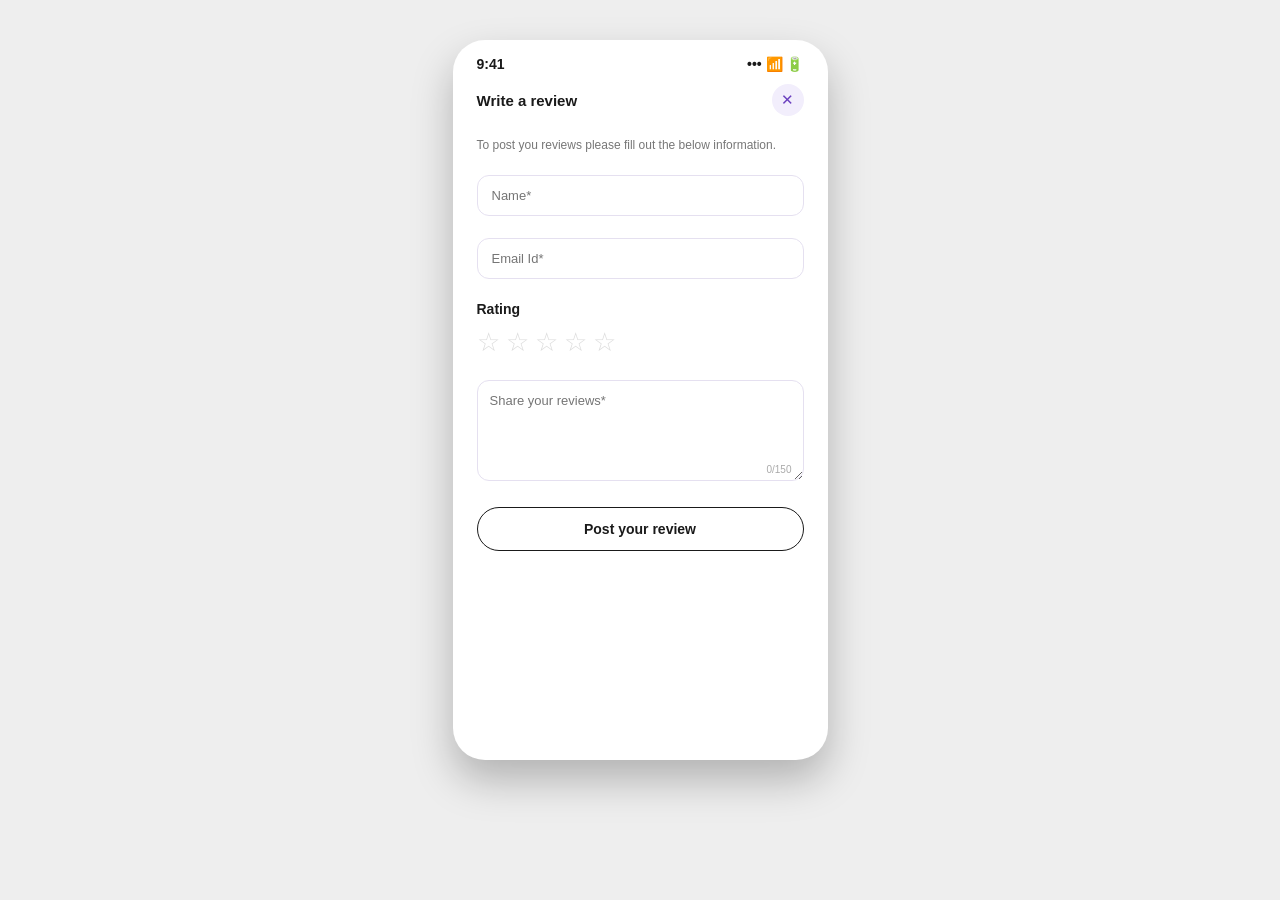
<file: write-review.html>
<!DOCTYPE html>
<html lang="en">
<head>
<meta charset="UTF-8" />
<meta name="viewport" content="width=device-width, initial-scale=1.0" />
<title>Write a Review — Purest Solutions</title>
<link rel="stylesheet" href="css/styles.css" />
</head>
<body>

  <div class="phone">
    <div class="screen">

      <div class="status-bar dark-text">
        <span>9:41</span>
        <span>••• 📶 🔋</span>
      </div>

      <div class="products-header">
        <h1 class="page-title">Write a review</h1>
        <button class="icon-btn" aria-label="Close" onclick="window.location.href='reviews-rating.html'">&#10005;</button>
      </div>

      <p class="products-subtext">
        To post you reviews please fill out the below information.
      </p>

      <form class="review-form" id="reviewForm">

        <div class="field-group">
          <input type="text" name="name" class="text-input" placeholder="Name*" required />
        </div>

        <div class="field-group">
          <input type="email" name="email" class="text-input" placeholder="Email Id*" required />
        </div>

        <div class="field-group">
          <label class="field-label">Rating</label>
          <div class="star-rating" id="starRating">
            <button type="button" class="star-btn" data-value="1" aria-label="Rate 1 star">☆</button>
            <button type="button" class="star-btn" data-value="2" aria-label="Rate 2 stars">☆</button>
            <button type="button" class="star-btn" data-value="3" aria-label="Rate 3 stars">☆</button>
            <button type="button" class="star-btn" data-value="4" aria-label="Rate 4 stars">☆</button>
            <button type="button" class="star-btn" data-value="5" aria-label="Rate 5 stars">☆</button>
          </div>
          <input type="hidden" name="rating" id="ratingValue" value="0" />
        </div>

        <div class="field-group">
          <div class="textarea-wrap">
            <textarea
              name="review"
              id="reviewText"
              class="medication-input"
              rows="5"
              maxlength="150"
              placeholder="Share your reviews*"
              required
            ></textarea>
            <span class="char-count" id="charCount">0/150</span>
          </div>
        </div>

        <button type="submit" class="outline-btn">Post your review</button>

      </form>

    </div>
  </div>

  <script src="js/script.js"></script>
</body>
</html>
</file>
<file: css/styles.css>
/* =====================================================
   Purest Solutions — Onboarding (3 splash screens)
   =====================================================
   Source: Figma (TPS project, node 0-1)
   Notes for devs:
   - Slides sit in a horizontal flex track. JS translates
     the track left/right to move between them — same
     pattern used by most carousel/onboarding libraries.
   - Colors/gradient are estimated from the screenshot.
     Replace with exact Figma tokens where available.
   ===================================================== */

* {
  margin: 0;
  padding: 0;
  box-sizing: border-box;
}

body {
  font-family: 'Helvetica Neue', Arial, sans-serif;
  background: #eee;
  display: flex;
  justify-content: center;
  padding: 40px 16px;
}

/* ---------- Phone frame ---------- */
.phone {
  width: 375px;
  max-width: 100%;
  height: 720px;
  border-radius: 32px;
  overflow: hidden;
  box-shadow: 0 20px 40px rgba(0,0,0,0.25);
  background: #fff;
  position: relative;
  display: flex;
  flex-direction: column;
}

@media (max-width: 420px) {
  body {
    padding: 0;
  }
  .phone {
    border-radius: 0;
    box-shadow: none;
    height: 100vh;
  }
}

/* ---------- Carousel mechanics ---------- */
/* .carousel clips overflow so only one slide is visible at a
   time. .track holds all slides in a row; JS moves it with
   a CSS transform. */
.carousel {
  flex: 1;
  overflow: hidden;
  position: relative;
}

.track {
  display: flex;
  height: 100%;
  transition: transform 0.35s ease;
  /* JS sets transform: translateX(-100% * currentSlide) */
}

.slide {
  min-width: 100%;
  height: 100%;
  padding: 16px 28px 32px;
  display: flex;
  flex-direction: column;
  align-items: center;
  text-align: center;
  /* TODO: confirm exact gradient stops from Figma Dev Mode */
  background: linear-gradient(180deg, #ffffff 0%, #eaf3fb 55%, #a9d3e8 100%);
}

.status-bar {
  width: 100%;
  display: flex;
  justify-content: space-between;
  align-items: center;
  font-size: 14px;
  font-weight: 600;
  color: #1a1a1a;
  margin-bottom: 12px;
}

.slide-title {
  align-self: flex-start;
  font-size: 30px;
  font-weight: 300;
  line-height: 1.15;
  color: #3a4a5c;
  margin-bottom: 20px;
}

.slide-title strong {
  font-weight: 700;
  color: #1a2733;
}

.slide-image {
  width: 100%;
  max-width: 260px;
  flex: 1;
  object-fit: contain;
  margin: 0 auto 20px;
}

.slide-copy {
  font-size: 14px;
  line-height: 1.6;
  color: #56636e;
  max-width: 280px;
  margin-bottom: 16px;
}

/* ---------- Sign up button (final slide) ---------- */
.signup-btn {
  width: 100%;
  max-width: 260px;
  padding: 14px;
  border: none;
  border-radius: 12px;
  background: #2f9bc9;
  color: #fff;
  font-size: 15px;
  font-weight: 700;
  cursor: pointer;
  transition: background 0.15s ease, transform 0.1s ease;
}

.signup-btn:hover {
  background: #2789b3;
}

.signup-btn:active {
  transform: scale(0.97);
}

.signup-btn:focus-visible {
  outline: 2px solid #1a2733;
  outline-offset: 2px;
}

/* ---------- Dot pagination ---------- */
.dots {
  position: absolute;
  bottom: 20px;
  left: 0;
  right: 0;
  display: flex;
  justify-content: center;
  gap: 6px;
  pointer-events: none; /* dots are visual-only on the final slide,
                            where they'd otherwise sit under the
                            button; re-enabled selectively below */
}

.dot {
  width: 6px;
  height: 6px;
  border-radius: 50%;
  background: rgba(58, 74, 92, 0.25);
  transition: background 0.2s ease, transform 0.2s ease;
  cursor: pointer;
  pointer-events: auto;
}

.dot.active {
  background: #3a4a5c;
  transform: scale(1.3);
}

/* =====================================================
   Skin Profile / Instructions screens
   =====================================================
   Shared by: skin-profile.html, photo-instructions.html,
   selfie-instructions.html
   These screens scroll (unlike the fixed-height onboarding
   carousel), so .screen uses normal document flow instead
   of being locked to .phone's height.
   ===================================================== */

.screen {
  padding: 16px 24px 32px;
  min-height: 100%;
  overflow-y: auto;
}

.status-bar.dark-text {
  color: #1a1a1a;
}

.page-header {
  display: flex;
  align-items: center;
  gap: 16px;
  margin: 12px 0 24px;
}

.back-btn.light {
  position: static; /* overrides the absolute positioning used on
                        the gradient header screens — here the back
                        button sits inline with the title instead */
  background: #f2eefc;
  color: #6a3fbf;
}

.back-btn.light:hover {
  background: #e6ddf9;
}

.page-title {
  font-size: 17px;
  font-weight: 700;
  color: #1a1a1a;
}

/* ---------- Form fields ---------- */
.field-group {
  border: none;
  margin-bottom: 22px;
}

.field-label {
  display: block;
  font-size: 14px;
  font-weight: 700;
  color: #1a1a1a;
  margin-bottom: 10px;
}

.field-hint {
  font-size: 12px;
  color: #999;
  margin-bottom: 8px;
}

/* Pill-style icon options (Gender, Skin type) */
.pill-row {
  display: flex;
  flex-wrap: wrap;
  gap: 10px;
}

.pill-option {
  position: relative;
  display: flex;
  flex-direction: column;
  align-items: center;
  gap: 4px;
  width: 72px;
  padding: 10px 4px;
  border-radius: 12px;
  border: 1.5px solid #e5e0f0;
  cursor: pointer;
  transition: border-color 0.15s ease, background 0.15s ease;
}

/* Visually hide the native radio but keep it accessible/clickable */
.pill-option input {
  position: absolute;
  opacity: 0;
  width: 100%;
  height: 100%;
  margin: 0;
  cursor: pointer;
}

.pill-option:has(input:checked) {
  border-color: #6a3fbf;
  background: #f7f5fc;
}

.pill-option:has(input:focus-visible) {
  outline: 2px solid #6a3fbf;
  outline-offset: 2px;
}

.pill-icon {
  font-size: 18px;
}

.pill-text {
  font-size: 11px;
  color: #444;
  text-align: center;
  line-height: 1.3;
}

/* Simple horizontal radio row (Sensitivity, Smoking) */
.radio-row {
  display: flex;
  gap: 24px;
}

.radio-option {
  display: flex;
  align-items: center;
  gap: 8px;
  font-size: 14px;
  color: #333;
  cursor: pointer;
}

.radio-option input {
  width: 18px;
  height: 18px;
  accent-color: #6a3fbf; /* recolors native radio to match brand */
  cursor: pointer;
}

/* Age slider */
.age-value {
  font-size: 15px;
  font-weight: 700;
  color: #2f9bc9;
  margin-bottom: 8px;
}

.age-slider {
  width: 100%;
  accent-color: #2f9bc9;
  cursor: pointer;
}

/* Skin tone swatches */
.tone-row {
  display: flex;
  gap: 14px;
}

.tone-option {
  display: flex;
  flex-direction: column;
  align-items: center;
  gap: 6px;
  cursor: pointer;
}

.tone-option input {
  position: absolute;
  opacity: 0;
  width: 1px;
  height: 1px;
}

.tone-swatch {
  width: 32px;
  height: 32px;
  border-radius: 50%;
  border: 2px solid transparent;
  display: block;
  transition: border-color 0.15s ease, transform 0.15s ease;
}

.tone-option:has(input:checked) .tone-swatch {
  border-color: #6a3fbf;
  transform: scale(1.1);
}

.tone-option:has(input:focus-visible) .tone-swatch {
  outline: 2px solid #6a3fbf;
  outline-offset: 2px;
}

.tone-text {
  font-size: 11px;
  color: #666;
}

/* Medication textarea */
.medication-input {
  width: 100%;
  border: 1.5px solid #e5e0f0;
  border-radius: 12px;
  padding: 12px;
  font: inherit;
  font-size: 13px;
  color: #333;
  resize: vertical;
}

.medication-input:focus-visible {
  outline: 2px solid #6a3fbf;
  outline-offset: 1px;
}

/* Primary action button — reused across profile + instructions */
.primary-btn {
  width: 100%;
  padding: 14px;
  border: none;
  border-radius: 12px;
  background: #2f9bc9;
  color: #fff;
  font-size: 15px;
  font-weight: 700;
  cursor: pointer;
  transition: background 0.15s ease, transform 0.1s ease;
}

.primary-btn:hover {
  background: #2789b3;
}

.primary-btn:active {
  transform: scale(0.98);
}

.primary-btn:focus-visible {
  outline: 2px solid #1a2733;
  outline-offset: 2px;
}

/* =====================================================
   Modal — Take a selfie / Upload photo choice
   ===================================================== */

.modal-overlay {
  position: fixed;
  inset: 0;
  background: rgba(20, 10, 40, 0.5);
  display: flex;
  align-items: center;
  justify-content: center;
  padding: 24px;
  z-index: 10;
}

.modal-overlay[hidden] {
  display: none;
}

.modal-box {
  background: #fff;
  border-radius: 20px;
  padding: 24px 20px;
  width: 100%;
  max-width: 300px;
  text-align: center;
}

.modal-options {
  display: flex;
  justify-content: center;
  gap: 28px;
  margin-bottom: 16px;
}

.modal-option {
  display: flex;
  flex-direction: column;
  align-items: center;
  gap: 8px;
  background: none;
  border: none;
  cursor: pointer;
  font: inherit;
}

.modal-option-icon {
  width: 56px;
  height: 56px;
  border-radius: 50%;
  background: #f2eefc;
  color: #6a3fbf;
  display: flex;
  align-items: center;
  justify-content: center;
  font-size: 22px;
  transition: background 0.15s ease, transform 0.1s ease;
}

.modal-option:hover .modal-option-icon {
  background: #e6ddf9;
  transform: translateY(-2px);
}

.modal-option:focus-visible .modal-option-icon {
  outline: 2px solid #6a3fbf;
  outline-offset: 2px;
}

.modal-option-label {
  font-size: 12px;
  color: #444;
}

.modal-copy {
  font-size: 12px;
  color: #777;
  line-height: 1.6;
}

.modal-copy a {
  color: #2f9bc9;
  text-decoration: none;
}

.modal-copy a:hover {
  text-decoration: underline;
}

/* =====================================================
   Instructions screens (photo-instructions.html,
   selfie-instructions.html)
   ===================================================== */

.instructions-grid {
  display: grid;
  grid-template-columns: 1fr 1fr;
  gap: 20px;
  margin-bottom: 32px;
}

.instruction-item {
  text-align: center;
}

.instruction-icon {
  font-size: 28px;
  margin-bottom: 10px;
}

.instruction-text {
  font-size: 12px;
  color: #555;
  line-height: 1.5;
}

.instructions-footer {
  margin-top: auto;
}

/* =====================================================
   Face Scan screen (face-scan.html)
   =====================================================
   Camera capture UI with 3 states, toggled via JS:
   1. Positioning guide (status chips)
   2. Review (Retake / Continue)
   3. Analyzing (progress bar + face mesh)
   ===================================================== */

.scan-screen {
  padding: 16px 24px 28px;
  height: 100%;
  display: flex;
  flex-direction: column;
}

/* Placeholder camera background — replace with a live <video>
   feed (getUserMedia) in the real app. Gradient stands in for
   a dim indoor camera preview. */
.camera-view {
  flex: 1;
  border-radius: 20px;
  background: linear-gradient(160deg, #cfd3d8 0%, #9aa1a8 100%);
  display: flex;
  align-items: center;
  justify-content: center;
  position: relative;
  overflow: hidden;
  margin-bottom: 16px;
}

.face-oval {
  width: 60%;
  aspect-ratio: 200 / 260;
  border-radius: 50%;
  border: 3px solid rgba(255,255,255,0.9);
  box-shadow: 0 0 0 999px rgba(255,255,255,0.12);
  position: relative;
  display: flex;
  align-items: center;
  justify-content: center;
}

.face-mesh {
  width: 100%;
  height: 100%;
  opacity: 0;
  transition: opacity 0.3s ease;
}

.face-mesh.visible {
  opacity: 1;
}

/* State 1: status chips */
.scan-status-row {
  display: flex;
  justify-content: center;
  gap: 10px;
  margin-bottom: 8px;
}

.status-chip {
  display: flex;
  flex-direction: column;
  align-items: center;
  gap: 4px;
  padding: 8px 10px;
  border-radius: 12px;
  background: #fff;
  border: 1px solid #eee;
  font-size: 10px;
  min-width: 76px;
  box-shadow: 0 4px 10px rgba(0,0,0,0.06);
}

.status-icon {
  width: 20px;
  height: 20px;
  border-radius: 50%;
  display: flex;
  align-items: center;
  justify-content: center;
  font-size: 11px;
  color: #fff;
}

.status-chip.good .status-icon {
  background: #2fa84f;
}

.status-chip.good span:last-child {
  color: #2fa84f;
}

.status-chip.bad .status-icon {
  background: #e14b3f;
}

.status-chip.bad span:last-child {
  color: #e14b3f;
}

/* State 2: review actions */
.scan-actions {
  display: flex;
  gap: 12px;
  margin-bottom: 8px;
}

.secondary-btn {
  flex: 1;
  padding: 13px;
  border-radius: 12px;
  border: 1.5px solid #2f9bc9;
  background: #fff;
  color: #2f9bc9;
  font-size: 14px;
  font-weight: 700;
  cursor: pointer;
  transition: background 0.15s ease;
}

.secondary-btn:hover {
  background: #eef8fc;
}

.primary-btn.narrow {
  flex: 1;
  width: auto;
}

/* State 3: analyzing */
.analyzing-panel {
  text-align: center;
  padding-top: 4px;
}

.progress-track {
  width: 100%;
  height: 5px;
  border-radius: 3px;
  background: #e5e5e5;
  overflow: hidden;
  margin-bottom: 10px;
}

.progress-fill {
  height: 100%;
  width: 0%;
  background: #2f9bc9;
  border-radius: 3px;
  transition: width 0.2s linear;
}

.progress-label {
  font-size: 12px;
  color: #666;
  margin-bottom: 12px;
}

.cancel-link {
  background: none;
  border: none;
  font-size: 14px;
  font-weight: 700;
  color: #1a1a1a;
  cursor: pointer;
}

.cancel-link:hover {
  text-decoration: underline;
}

/* Tap-to-capture affordance for state 1 */
.capture-hint {
  width: 100%;
  padding: 12px;
  margin-top: 4px;
  border: none;
  border-radius: 12px;
  background: #f2eefc;
  color: #6a3fbf;
  font-size: 13px;
  font-weight: 600;
  cursor: pointer;
  transition: background 0.15s ease;
}

.capture-hint:hover {
  background: #e6ddf9;
}

.capture-hint[hidden] {
  display: none;
}

/* =====================================================
   Skin Results screen (skin-results.html)
   =====================================================
   One template, three "screenshots" worth of states — the
   Figma frames named "skin concern 1/2/3" are actually the
   same layout with a different concern tab selected, which
   changes which markers appear on the photo. Handled here
   with a single page + JS tab switching, not 3 separate files.
   ===================================================== */

.results-screen {
  padding: 16px 0 0;
  height: 100%;
  display: flex;
  flex-direction: column;
}

.results-screen .page-header {
  padding: 0 24px;
}

/* Photo with concern markers. TODO: replace background with the
   user's real captured photo (e.g. set via JS after face-scan.html
   captures it, or passed through as a data URL). */
.results-photo {
  position: relative;
  flex: 1;
  min-height: 200px;
  background: linear-gradient(160deg, #cfd3d8 0%, #9aa1a8 100%);
  overflow: hidden;
}

.marker {
  position: absolute;
  width: 28px;
  height: 28px;
  border-radius: 50%;
  transform: translate(-50%, -50%);
  pointer-events: none;
}

.marker-redness {
  background: radial-gradient(circle, rgba(224,74,54,0.55) 0%, rgba(224,74,54,0) 70%);
}

.marker-hydration {
  background: radial-gradient(circle, rgba(90,180,220,0.5) 0%, rgba(90,180,220,0) 70%);
}

.marker-dark-circles {
  background: radial-gradient(circle, rgba(120,90,150,0.5) 0%, rgba(120,90,150,0) 70%);
}

.marker-moisture {
  background: radial-gradient(circle, rgba(70,180,160,0.45) 0%, rgba(70,180,160,0) 70%);
}

/* Texture uses a larger, non-circular diffuse patch — override
   width/height inline per-marker since the affected area is
   bigger and less uniformly round than the other concerns. */
.marker-texture {
  width: 70px;
  height: 90px;
  border-radius: 50%;
  background: radial-gradient(ellipse, rgba(70,150,170,0.4) 0%, rgba(70,150,170,0) 70%);
}

.marker-spots {
  background: radial-gradient(circle, rgba(90,90,90,0.4) 0%, rgba(90,90,90,0) 70%);
}

/* Line-style marker (e.g. wrinkles/fine lines) — a thin rotated
   bar instead of a circular glow. Set --line-length, --line-angle,
   and --line-color as inline custom properties per marker. */
.marker-line {
  width: var(--line-length, 60px);
  height: 2px;
  border-radius: 2px;
  background: var(--line-color, rgba(224,74,54,0.7));
  transform-origin: left center;
  transform: translate(-2px, -1px) rotate(var(--line-angle, 0deg));
}

/* Small cluster dot (e.g. acne/pores) — smaller and more solid
   than the soft glow markers, since these represent discrete
   points rather than diffuse areas. */
.marker-dot-small {
  width: 8px;
  height: 8px;
  background: var(--dot-color, rgba(224,74,54,0.75));
  box-shadow: 0 0 0 4px rgba(224,74,54,0.15);
}

/* Even smaller than marker-dot-small — for concerns representing
   many fine points (e.g. pores) rather than a few discrete spots. */
.marker-dot-tiny {
  width: 4px;
  height: 4px;
  background: var(--dot-color, rgba(90,80,70,0.6));
}

.marker-oiliness {
  border-radius: 50%;
  background: radial-gradient(ellipse, rgba(230,190,40,0.55) 0%, rgba(230,190,40,0) 70%);
}

/* Radiance: unlike every other marker, this represents an overall
   face quality rather than a localized problem area — sized much
   larger (set via inline width/height in the 150-200% range) and
   uses a soft, low-opacity warm gradient across the whole face
   rather than a tight spot. transform centers it regardless of
   its larger size. */
.marker-radiance {
  border-radius: 50%;
  transform: translate(-50%, -50%);
  background: radial-gradient(circle, rgba(255,225,160,0.35) 0%, rgba(255,225,160,0) 65%);
}

/* =====================================================
   Recommended Products screen (recommended-products.html)
   ===================================================== */

.products-header {
  display: flex;
  align-items: center;
  justify-content: space-between;
  margin: 12px 0 20px;
}

.icon-btn {
  width: 32px;
  height: 32px;
  border-radius: 50%;
  border: none;
  background: #f2eefc;
  color: #6a3fbf;
  font-size: 15px;
  display: flex;
  align-items: center;
  justify-content: center;
  cursor: pointer;
  transition: background 0.15s ease;
}

.icon-btn:hover {
  background: #e6ddf9;
}

.icon-btn:focus-visible {
  outline: 2px solid #6a3fbf;
  outline-offset: 2px;
}

.products-header .page-title {
  font-size: 15px;
}

.products-heading {
  font-size: 17px;
  font-weight: 700;
  color: #1a1a1a;
  margin-bottom: 8px;
}

.products-subtext {
  font-size: 12px;
  color: #777;
  line-height: 1.6;
  margin-bottom: 20px;
}

.product-grid {
  display: grid;
  grid-template-columns: 1fr 1fr;
  gap: 14px;
}

.product-card {
  position: relative;
  background: #fff;
  border: 1px solid #eee;
  border-radius: 14px;
  padding: 10px;
  box-shadow: 0 4px 12px rgba(0,0,0,0.05);
}

.product-tag {
  position: absolute;
  top: 10px;
  left: 10px;
  background: #1a2733;
  color: #fff;
  font-size: 8px;
  font-weight: 700;
  letter-spacing: 0.04em;
  padding: 3px 7px;
  border-radius: 6px;
  z-index: 1;
}

.product-image-wrap {
  display: flex;
  align-items: center;
  justify-content: center;
  height: 110px;
  margin-bottom: 8px;
}

a.product-image-wrap {
  text-decoration: none;
}

.product-name-link {
  color: inherit;
  text-decoration: none;
}

.product-name-link:hover {
  text-decoration: underline;
}

.product-image {
  max-width: 100%;
  max-height: 100%;
  object-fit: contain;
}

.product-name {
  font-size: 11px;
  color: #444;
  line-height: 1.4;
  margin-bottom: 10px;
  /* Clamp to 2 lines with an ellipsis so long product names don't
     break the card's height consistency across the grid */
  display: -webkit-box;
  -webkit-line-clamp: 2;
  -webkit-box-orient: vertical;
  overflow: hidden;
}

.product-footer {
  display: flex;
  align-items: center;
  justify-content: space-between;
}

.product-price {
  font-size: 13px;
  font-weight: 700;
  color: #1a1a1a;
}

.cart-btn {
  width: 30px;
  height: 30px;
  border-radius: 50%;
  border: none;
  background: #2f9bc9;
  color: #fff;
  font-size: 13px;
  display: flex;
  align-items: center;
  justify-content: center;
  cursor: pointer;
  transition: background 0.15s ease, transform 0.1s ease;
  margin-left: auto;
}

.cart-btn:hover {
  background: #2789b3;
}

.cart-btn:active {
  transform: scale(0.92);
}

.cart-btn:focus-visible {
  outline: 2px solid #1a2733;
  outline-offset: 2px;
}

/* ---------- Skin routine timeline ---------- */
.routine-section {
  margin-top: 28px;
}

.routine-timeline {
  position: relative;
  padding-left: 28px;
}

/* Vertical connecting line behind the routine steps */
.routine-timeline::before {
  content: "";
  position: absolute;
  left: 9px;
  top: 10px;
  bottom: 10px;
  width: 2px;
  background: #e5e0f0;
}

.routine-step {
  position: relative;
  display: flex;
  align-items: center;
  gap: 12px;
  padding: 10px 0;
}

.routine-icon {
  position: absolute;
  left: -28px;
  width: 20px;
  height: 20px;
  border-radius: 50%;
  background: #fff;
  border: 2px solid #2f9bc9;
  display: flex;
  align-items: center;
  justify-content: center;
  font-size: 10px;
}

.routine-name {
  font-size: 13px;
  font-weight: 600;
  color: #1a1a1a;
  flex: 1;
}

.routine-freq {
  font-size: 12px;
  color: #888;
}

/* =====================================================
   Full Skin Report screen (full-skin-report.html)
   ===================================================== */

.report-photo {
  position: relative;
  height: 220px;
  border-radius: 16px;
  background: linear-gradient(160deg, #cfd3d8 0%, #9aa1a8 100%);
  overflow: hidden;
  margin-bottom: 20px;
}

.compare-btn {
  position: absolute;
  bottom: 12px;
  right: 12px;
  padding: 8px 16px;
  border: none;
  border-radius: 20px;
  background: #2f9bc9;
  color: #fff;
  font-size: 12px;
  font-weight: 700;
  cursor: pointer;
  transition: background 0.15s ease;
}

.compare-btn:hover {
  background: #2789b3;
}

/* ---------- Skin matrix (radar chart) ---------- */
.matrix-section {
  margin-bottom: 28px;
}

.matrix-chart-wrap {
  display: flex;
  justify-content: center;
  padding: 8px 0;
}

.matrix-chart {
  width: 100%;
  max-width: 240px;
}

/* ---------- Skin concern causes ---------- */
.causes-section {
  padding-bottom: 8px;
}

.cause-card {
  background: #fff;
  border: 1px solid #eee;
  border-radius: 14px;
  overflow: hidden;
  margin-bottom: 14px;
  box-shadow: 0 4px 12px rgba(0,0,0,0.04);
}

.cause-header {
  background: #3a4a5c;
  color: #fff;
  font-size: 13px;
  font-weight: 700;
  padding: 10px 16px;
}

.cause-slider {
  position: relative;
  height: 22px;
  margin: 18px 16px 4px;
}

.cause-track {
  position: absolute;
  top: 50%;
  left: 0;
  right: 0;
  height: 3px;
  background: linear-gradient(90deg, #e0e0e0 0%, #e0e0e0 100%);
  transform: translateY(-50%);
  border-radius: 2px;
}

.cause-dot {
  position: absolute;
  top: 50%;
  width: 22px;
  height: 22px;
  border-radius: 50%;
  color: #fff;
  font-size: 10px;
  font-weight: 700;
  display: flex;
  align-items: center;
  justify-content: center;
  transform: translate(-50%, -50%);
  box-shadow: 0 2px 6px rgba(0,0,0,0.25);
}

.cause-dot.good {
  background: #2fa84f;
}

.cause-dot.bad {
  background: #e14b3f;
}

/* Tint the track based on whether the dot for this card is in the
   "good" or "bad" state — :has() lets us style the track based on
   its sibling dot's class without extra JS. */
.cause-slider:has(.cause-dot.good) .cause-track {
  background: #d9ede0;
}

.cause-slider:has(.cause-dot.bad) .cause-track {
  background: #f7dbd8;
}

.cause-labels {
  display: flex;
  justify-content: space-between;
  font-size: 10px;
  color: #999;
  margin: 0 16px 12px;
}

.cause-text {
  font-size: 11px;
  color: #777;
  line-height: 1.6;
  padding: 0 16px 16px;
}

/* =====================================================
   Compare Results screen (compare-results.html)
   ===================================================== */

.compare-filter-row {
  display: flex;
  gap: 8px;
  overflow-x: auto;
  margin-bottom: 24px;
  scrollbar-width: none;
}

.compare-filter-row::-webkit-scrollbar {
  display: none;
}

.filter-pill {
  flex: 0 0 auto;
  padding: 8px 16px;
  border-radius: 20px;
  border: 1.5px solid #e5e0f0;
  background: #fff;
  color: #666;
  font-size: 12px;
  font-weight: 600;
  cursor: pointer;
  transition: background 0.15s ease, border-color 0.15s ease, color 0.15s ease;
}

.filter-pill.active {
  background: #2f9bc9;
  border-color: #2f9bc9;
  color: #fff;
}

.filter-pill:hover:not(.active) {
  border-color: #2f9bc9;
  color: #2f9bc9;
}

.compare-row {
  display: flex;
  gap: 12px;
  margin-bottom: 20px;
}

.compare-avatar {
  width: 44px;
  height: 44px;
  border-radius: 50%;
  background: #f2eefc;
  display: flex;
  align-items: center;
  justify-content: center;
  font-size: 20px;
  flex-shrink: 0;
}

.compare-details {
  flex: 1;
}

.compare-label {
  font-size: 13px;
  font-weight: 700;
  color: #1a1a1a;
}

.compare-label-row {
  display: flex;
  align-items: center;
  justify-content: space-between;
}

.compare-date {
  font-size: 11px;
  color: #999;
  background: none;
  border: none;
  cursor: pointer;
  font-family: inherit;
  padding: 0;
}

.compare-date:hover {
  color: #2f9bc9;
}

.preview-link {
  display: block;
  text-align: right;
  font-size: 12px;
  color: #2f9bc9;
  text-decoration: none;
  margin-bottom: 16px;
}

.preview-link:hover {
  text-decoration: underline;
}

.insight-box {
  background: #3a4a5c;
  color: #fff;
  font-size: 12px;
  line-height: 1.6;
  padding: 14px 16px;
  border-radius: 12px;
  margin-bottom: 24px;
}

.suggested-header {
  display: flex;
  align-items: baseline;
  justify-content: space-between;
}

.view-all-link {
  font-size: 12px;
  font-weight: 600;
  color: #2f9bc9;
  text-decoration: none;
}

.view-all-link:hover {
  text-decoration: underline;
}

/* =====================================================
   Previous Results date picker (previous-results-list.html)
   ===================================================== */

.date-list {
  margin-top: 4px;
}

.date-group-label {
  font-size: 11px;
  font-weight: 700;
  color: #888;
  text-transform: uppercase;
  letter-spacing: 0.04em;
  background: #f7f7f9;
  padding: 8px 4px;
  margin-top: 4px;
}

.date-row {
  width: 100%;
  display: flex;
  align-items: center;
  justify-content: space-between;
  background: none;
  border: none;
  border-bottom: 1px solid #f0f0f0;
  padding: 14px 4px;
  font-size: 14px;
  color: #333;
  cursor: pointer;
  text-align: left;
  font: inherit;
}

.date-row:hover {
  background: #f7f5fc;
}

.date-row.selected {
  color: #2f9bc9;
  font-weight: 600;
}

.date-check {
  color: #2f9bc9;
  font-weight: 700;
}

/* =====================================================
   Preview Images (preview-images.html)
   ===================================================== */

.preview-photo {
  position: relative;
  height: 200px;
  border-radius: 14px;
  background: linear-gradient(160deg, #cfd3d8 0%, #9aa1a8 100%);
  overflow: hidden;
  margin-bottom: 20px;
}

.preview-subheading {
  font-size: 13px;
  font-weight: 700;
  color: #1a1a1a;
  margin-bottom: 10px;
}

/* =====================================================
   Product Details screen (product-details.html)
   ===================================================== */

.pd-image-wrap {
  position: relative;
  height: 220px;
  border-radius: 16px;
  background: #eef6fa;
  display: flex;
  align-items: center;
  justify-content: center;
  margin: 44px 0 16px;
}

.pd-image {
  max-height: 80%;
  max-width: 60%;
  object-fit: contain;
}

.pd-favorite-btn {
  position: absolute;
  top: 10px;
  right: 10px;
  width: 32px;
  height: 32px;
  border-radius: 50%;
  border: none;
  background: #fff;
  font-size: 15px;
  color: #888;
  cursor: pointer;
  box-shadow: 0 2px 6px rgba(0,0,0,0.1);
  transition: color 0.15s ease, transform 0.1s ease;
}

.pd-favorite-btn:hover {
  color: #e14b3f;
}

.pd-favorite-btn.active {
  color: #e14b3f;
}

.pd-favorite-btn.small {
  position: static;
  width: 26px;
  height: 26px;
  font-size: 12px;
  box-shadow: none;
  border: 1px solid #eee;
}

.pd-name {
  font-size: 18px;
  font-weight: 700;
  color: #1a1a1a;
}

.pd-subtitle {
  font-size: 12px;
  color: #888;
  margin-top: 2px;
  margin-bottom: 10px;
}

.pd-rating-link {
  display: flex;
  align-items: center;
  gap: 6px;
  text-decoration: none;
  margin-bottom: 14px;
  width: fit-content;
}

.pd-stars {
  color: #f5a623;
  font-size: 13px;
  letter-spacing: 1px;
}

.pd-rating-value {
  font-size: 13px;
  font-weight: 700;
  color: #1a1a1a;
}

.pd-rating-count {
  font-size: 12px;
  color: #999;
}

.pd-price-row {
  display: flex;
  align-items: center;
  justify-content: space-between;
  margin-bottom: 16px;
}

.pd-price {
  font-size: 20px;
  font-weight: 700;
  color: #1a1a1a;
  margin-right: 8px;
}

.pd-price-original {
  font-size: 13px;
  color: #aaa;
  text-decoration: line-through;
}

.pd-description {
  font-size: 12px;
  color: #777;
  line-height: 1.6;
  margin-bottom: 20px;
}

.pd-tabs {
  display: flex;
  gap: 18px;
  border-bottom: 1px solid #eee;
  margin-bottom: 16px;
  overflow-x: auto;
  scrollbar-width: none;
}

.pd-tabs::-webkit-scrollbar {
  display: none;
}

.pd-tab {
  flex: 0 0 auto;
  background: none;
  border: none;
  border-bottom: 2px solid transparent;
  padding: 4px 2px 10px;
  font-size: 13px;
  color: #999;
  cursor: pointer;
  white-space: nowrap;
}

.pd-tab.active {
  color: #2f9bc9;
  border-bottom-color: #2f9bc9;
  font-weight: 600;
}

.pd-tab-panel {
  margin-bottom: 20px;
}

.pd-checklist-item {
  display: flex;
  align-items: center;
  gap: 10px;
  padding: 8px 0;
  font-size: 13px;
  color: #333;
}

.pd-checklist-item input {
  width: 16px;
  height: 16px;
  accent-color: #2f9bc9;
}

.pd-tab-placeholder {
  font-size: 12px;
  color: #aaa;
  font-style: italic;
}

.pd-accordion {
  border-top: 1px solid #eee;
  margin-bottom: 8px;
}

.pd-accordion-header {
  width: 100%;
  display: flex;
  align-items: center;
  justify-content: space-between;
  background: none;
  border: none;
  border-bottom: 1px solid #eee;
  padding: 14px 4px;
  font-size: 13px;
  font-weight: 600;
  color: #1a1a1a;
  cursor: pointer;
  font-family: inherit;
}

.pd-accordion-caret {
  color: #999;
  transition: transform 0.15s ease;
}

.pd-accordion-body {
  padding: 10px 4px 16px;
  font-size: 12px;
  color: #777;
  line-height: 1.8;
}

/* =====================================================
   Reviews & Rating screen (reviews-rating.html)
   ===================================================== */

.rr-summary {
  display: flex;
  gap: 20px;
  align-items: center;
  margin-bottom: 16px;
}

.rr-score {
  display: flex;
  flex-direction: column;
  align-items: center;
  flex-shrink: 0;
}

.rr-score-number {
  font-size: 28px;
  font-weight: 700;
  color: #1a1a1a;
}

.rr-stars {
  color: #f5a623;
  font-size: 13px;
  margin: 2px 0;
}

.rr-count {
  font-size: 11px;
  color: #999;
}

.rr-bars {
  flex: 1;
}

.rr-bar-row {
  display: flex;
  align-items: center;
  gap: 8px;
  font-size: 10px;
  color: #999;
  margin-bottom: 4px;
}

.rr-bar {
  flex: 1;
  height: 5px;
  background: #eee;
  border-radius: 3px;
  overflow: hidden;
}

.rr-bar-fill {
  height: 100%;
  background: #f5a623;
}

.write-review-link {
  display: block;
  text-align: center;
  font-size: 13px;
  font-weight: 600;
  color: #2f9bc9;
  text-decoration: none;
  padding: 10px;
  border: 1.5px solid #2f9bc9;
  border-radius: 12px;
  margin-bottom: 18px;
}

.write-review-link:hover {
  background: #eef8fc;
}

.rr-filter-row {
  display: flex;
  gap: 8px;
  margin-bottom: 18px;
}

.rr-list {
  margin-bottom: 16px;
}

.rr-review {
  padding: 14px 0;
  border-bottom: 1px solid #f0f0f0;
}

.rr-review-header {
  display: flex;
  align-items: center;
  justify-content: space-between;
  margin-bottom: 6px;
}

.rr-reviewer {
  font-size: 13px;
  font-weight: 600;
  color: #1a1a1a;
}

.rr-review-stars {
  color: #f5a623;
  font-size: 11px;
}

.rr-review-text {
  font-size: 12px;
  color: #666;
  line-height: 1.6;
}

/* =====================================================
   Write a Review screen (write-review.html)
   ===================================================== */

.text-input {
  width: 100%;
  border: 1.5px solid #e5e0f0;
  border-radius: 12px;
  padding: 12px 14px;
  font: inherit;
  font-size: 13px;
  color: #333;
}

.text-input:focus-visible {
  outline: 2px solid #6a3fbf;
  outline-offset: 1px;
}

.star-rating {
  display: flex;
  gap: 6px;
}

.star-btn {
  background: none;
  border: none;
  font-size: 26px;
  color: #ddd;
  cursor: pointer;
  padding: 0;
  transition: color 0.1s ease;
}

.star-btn.filled {
  color: #f5c518;
}

.textarea-wrap {
  position: relative;
}

.char-count {
  position: absolute;
  bottom: 10px;
  right: 12px;
  font-size: 10px;
  color: #aaa;
}

.outline-btn {
  width: 100%;
  padding: 13px;
  border-radius: 24px;
  border: 1.5px solid #1a1a1a;
  background: none;
  color: #1a1a1a;
  font-size: 14px;
  font-weight: 700;
  cursor: pointer;
  transition: background 0.15s ease;
}

.outline-btn:hover {
  background: #f7f7f7;
}

/* Stats bar (Skin Health / Skin Age) — dark band between the
   photo and the white card below it */
.stats-bar {
  display: flex;
  align-items: center;
  justify-content: center;
  gap: 24px;
  background: #3a4a5c;
  padding: 14px 24px;
}

.stats-bar-item {
  text-align: center;
  color: #fff;
}

.stats-bar-value {
  font-size: 20px;
  font-weight: 700;
}

.stats-bar-label {
  font-size: 11px;
  color: rgba(255,255,255,0.75);
}

.stats-bar-divider {
  width: 1px;
  height: 28px;
  background: rgba(255,255,255,0.25);
}

/* White card: scrollable concern icons + action buttons */
.results-card {
  background: #fff;
  border-radius: 20px 20px 0 0;
  margin-top: -12px;
  padding: 18px 24px 24px;
  box-shadow: 0 -6px 16px rgba(0,0,0,0.06);
}

.concern-scroll {
  display: flex;
  gap: 18px;
  overflow-x: auto;
  padding-bottom: 4px;
  margin-bottom: 18px;
  /* Hide scrollbar visually while keeping it scrollable —
     matches the "peeking" cut-off icon look in the screenshots */
  scrollbar-width: none;
}

.concern-scroll::-webkit-scrollbar {
  display: none;
}

.concern-item {
  flex: 0 0 auto;
  display: flex;
  flex-direction: column;
  align-items: center;
  gap: 6px;
  background: none;
  border: none;
  cursor: pointer;
  font: inherit;
}

.concern-ring {
  width: 44px;
  height: 44px;
  border-radius: 50%;
  border: 2px solid #e5e5e5;
  display: flex;
  align-items: center;
  justify-content: center;
  font-size: 12px;
  font-weight: 700;
  color: #888;
  transition: border-color 0.15s ease, color 0.15s ease;
}

.concern-ring.red {
  color: #e04a36;
}

.concern-item.active .concern-ring {
  border-color: #2f9bc9;
  color: #2f9bc9;
}

.concern-name {
  font-size: 10px;
  color: #888;
  white-space: nowrap;
}

.concern-item.active .concern-name {
  color: #2f9bc9;
  font-weight: 600;
}

.results-actions {
  display: flex;
  gap: 12px;
}
</file>
